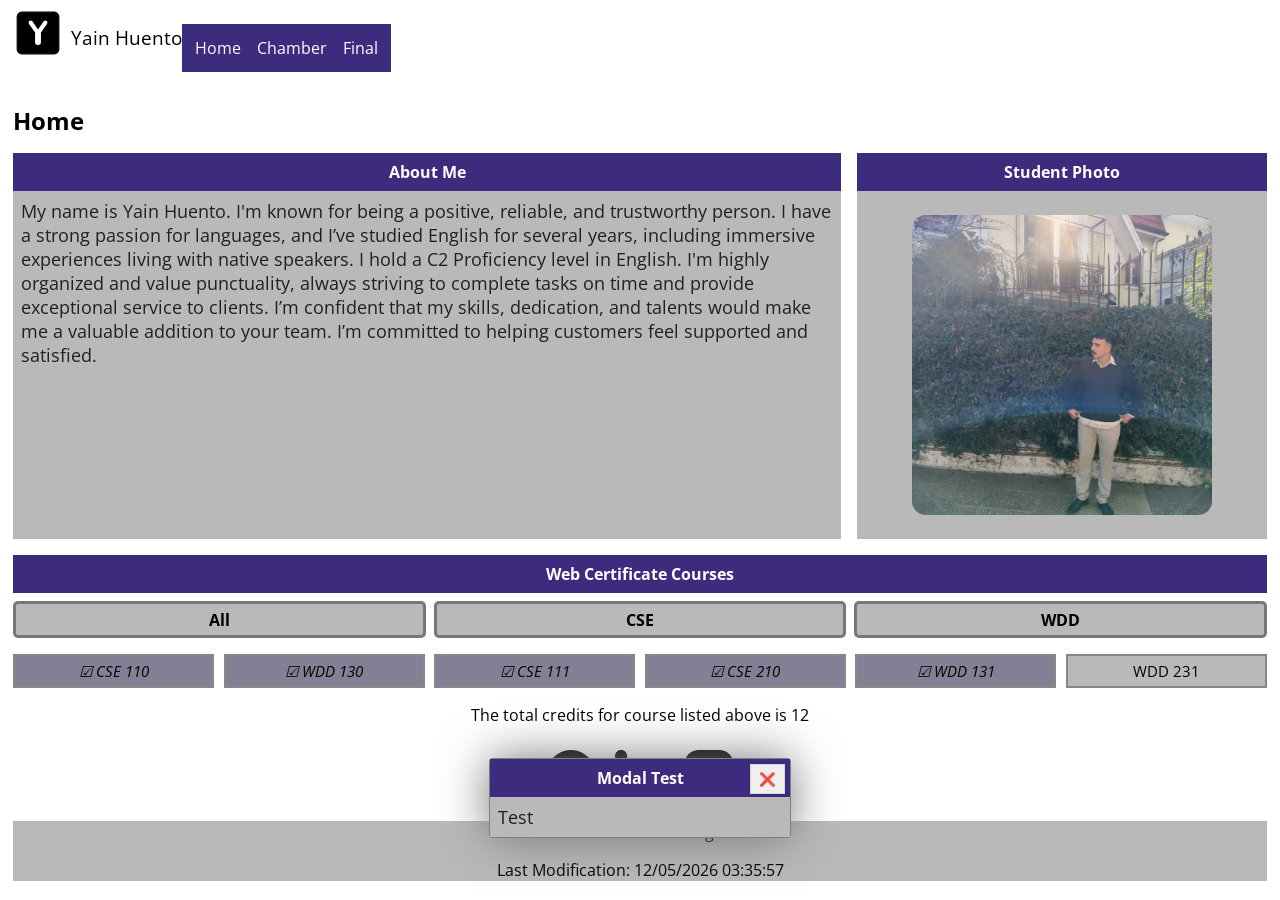
<file: index.html>
<!DOCTYPE html>
<html lang="en">

<head>
    <meta charset="UTF-8">
    <meta name="viewport" content="width=device-width, initial-scale=1.0">
    <title>WDD231 - Yain Huento</title>
    <meta name=description
        content="Home Page of Yain Huento, a reliable and dedicated professional from Buenos Aires with a passion for languages.">
    <meta name=author content="Yain Huento">
    <meta property="og-title" content="WDD231 - Yain Huento!">
    <meta property="og-description"
        content="Home Page of Yain Huento, a reliable and dedicated professional from Buenos Aires with a passion for languages!">
    <meta property="og-image" content="images/profile.jpg">
    <meta property="og-url" content="https://yainhue.github.io/wdd231/">
    <script src="scripts/navigation.js" defer></script>
    <script src="scripts/date.js" defer></script>
    <script src="scripts/courses.js" defer></script>
    <link rel="icon" href="images/favicon.ico">
    <link rel="stylesheet" href="styles/styles.css">
    <link rel="stylesheet" href="styles/styles-large.css">
    <link rel="preconnect" href="https://fonts.googleapis.com">
    <link rel="preconnect" href="https://fonts.gstatic.com" crossorigin>
    <link href="https://fonts.googleapis.com/css2?family=Open+Sans:ital,wght@0,300..800;1,300..800&display=swap"
        rel="stylesheet">
</head>

<body>
    <header>
        <div class="logo_wrapper">
            <div class="span_wrapper">
                <img src="images/logo.svg" alt="ALT PLACEHOLDER">
                <span id="site_name">Yain Huento</span>
            </div>
            <button class="hamburger_icon" aria-label="Open menu"></button>
        </div>
        <nav>
            <ul class="nav_list">
                <li><a href="#">Home</a></li>
                <li><a href="#">Chamber</a></li>
                <li><a href="#">Final</a></li>
            </ul>
            <a href="#"></a>
        </nav>
    </header>
    <main>
        <h1>Home</h1>
        <div class="main_grid">
            <section id="about_me">
                <h2>About Me</h2>
                <div class="section_content">
                    <p>My name is Yain Huento. I'm known for being a positive, reliable, and trustworthy person. I have
                        a strong passion for languages, and I’ve studied English for several years, including immersive
                        experiences living with native speakers. I hold a C2 Proficiency level in English. I'm highly
                        organized and value punctuality, always striving to complete tasks on time and provide
                        exceptional service to clients. I’m confident that my skills, dedication, and talents would make
                        me a valuable addition to your team. I’m committed to helping customers feel supported and
                        satisfied.</p>
                    <div class="filler"></div>
                </div>
            </section>
            <section id="student_photo">
                <h2>Student Photo</h2>
                <div class="section_content" id="photo_div">
                    <img src="images/profile.jpg" alt="Photo of the Student Yain Huento.">
                </div>
            </section>
            <section id="courses">
                <h2>Web Certificate Courses</h2>
                <div class="buttons_wrapper">
                    <button class="course_button" id="all_button">All</button>
                    <button class="course_button" id="cse_button">CSE</button>
                    <button class="course_button" id="wdd_button">WDD</button>
                </div>
                <div class="courses_wrapper">
                </div>
                <p id="total_credits">The total credits for course listed above is ???</p>
            </section>
        </div>
        <dialog id="course-details">
            <h2>Modal Test</h2><button>❌</button>
            <div id="course-details-content">
                <p>Test</p>
            </div>
        </dialog>
    </main>
    <footer>
        <div class="socials_wrapper">
            <a href="https://github.com/yainhue/wdd231">
                <img src="images/github.svg" alt="Github Icon">
            </a>
            <a href="https://www.linkedin.com/in/yain-huento/?locale=es">
                <img src="images/linkedin.svg" alt="Linkedin Icon">
            </a>
            <a href="https://www.instagram.com/yain_huent0/">
                <img src="images/instagram3.svg" alt="Instagram Icon">
            </a>
        </div>
        <div class="copyright_wrapper">
            <p id="currentyear">the copyright symbol and current year that are written dynamically using JavaScript
            </p>
            <p id="lastmod_date">the date the page was last modified using JavaScript</p>
        </div>
    </footer>
</body>

</html>
</file>
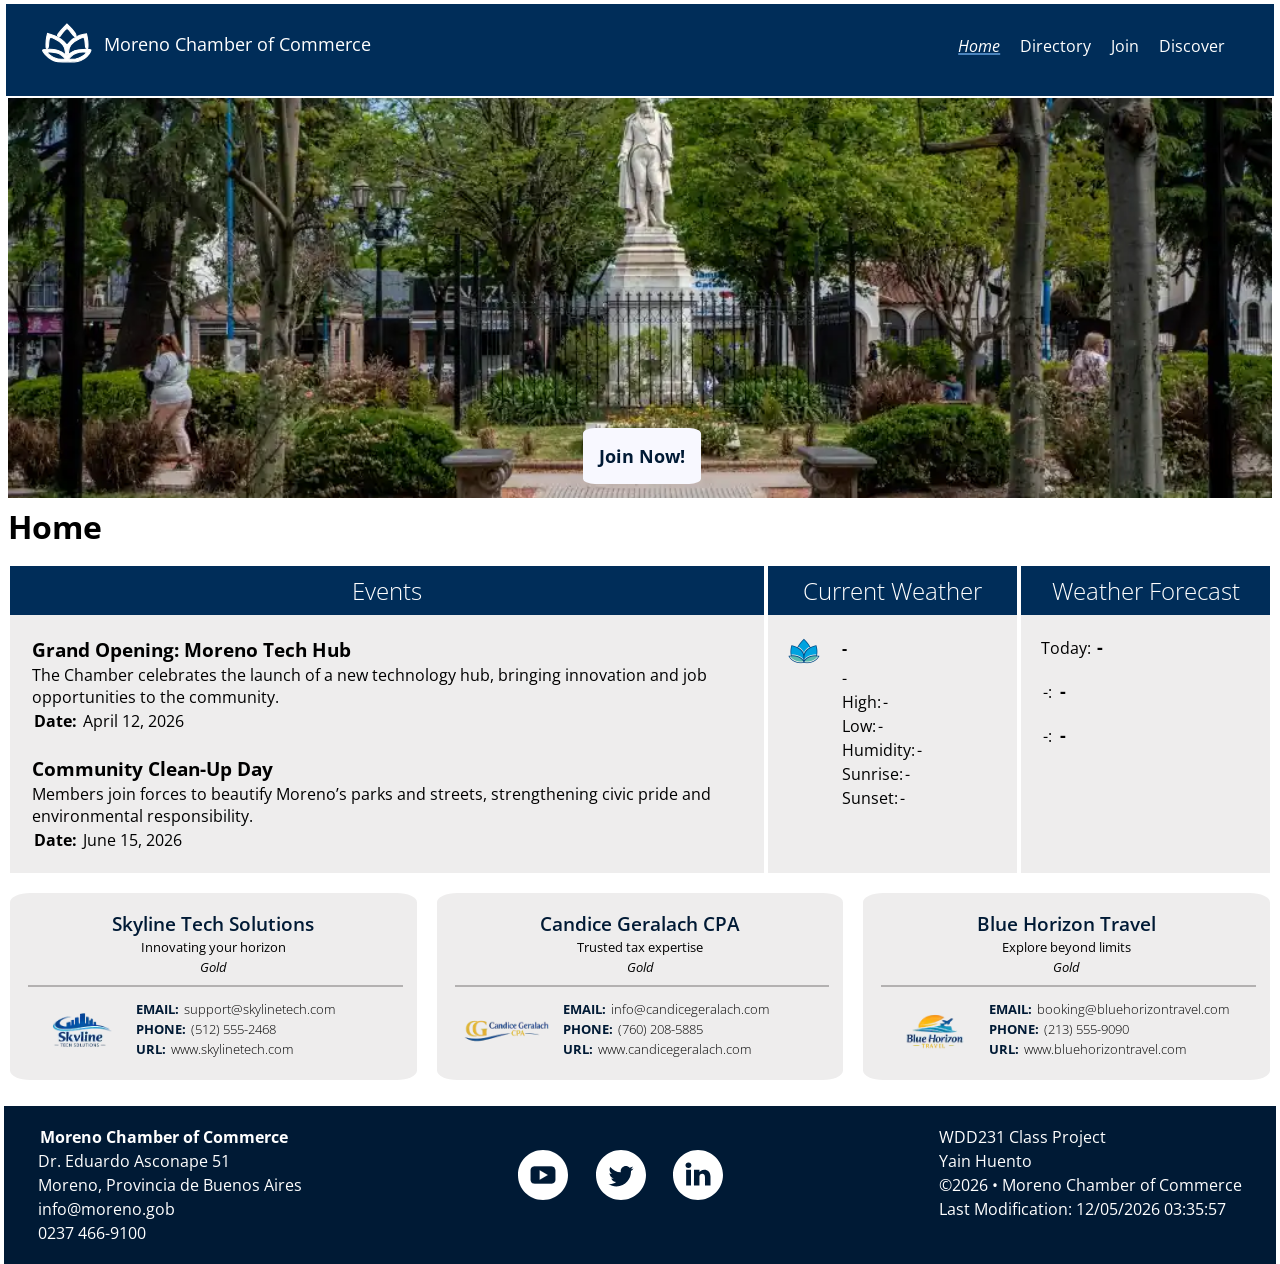
<file: chamber/index.html>
<!DOCTYPE html>
<html lang="en">

<head>
    <meta charset="UTF-8">
    <meta name="viewport" content="width=device-width, initial-scale=1.0">
    <title>Moreno Chamber of Commerce</title>
    <meta name=description
        content="Explore Moreno Chamber of Commerce Directory highlighting local businesses, contacts, and community growth">
    <meta name=author content="Yain Huento">
    <meta property="og:title" content="Moreno Chamber of Commerce Directory">
    <meta property="og:description"
        content="Explore Moreno Chamber Directory highlighting local businesses, contacts, and community growth">
    <meta property="og:image" content="https://yainhue.github.io/wdd231/chamber/images/ogimage.webp">
    <meta property="og:url" content="https://yainhue.github.io/wdd231/chamber/directory.html">
    <script src="scripts/navigation.js" defer></script>
    <script src="scripts/date.js" defer></script>
    <script src="scripts/members.js" defer></script>
    <script src="scripts/weather.js" defer></script>
    <link rel="icon" href="images/favicon.png">
    <link rel="stylesheet" href="styles/reset.css">
    <link rel="stylesheet" href="styles/small.css">
    <link rel="stylesheet" href="styles/medium.css">
    <link rel="stylesheet" href="styles/large.css">
    <link rel="preconnect" href="https://fonts.googleapis.com">
    <link rel="preconnect" href="https://fonts.gstatic.com" crossorigin>
    <link href="https://fonts.googleapis.com/css2?family=Open+Sans:ital,wght@0,300..800;1,300..800&display=swap"
        rel="stylesheet">
</head>

<body>
    <header class="header-nomargin">
        <div class="logo-wrapper">
            <div class="span-wrapper">
                <img src="images/logo.svg" alt="Logo of Moreno Chamber of Commerce" class="logo">
                <span id="site-name">Moreno Chamber of Commerce</span>
            </div>
            <button class="hamburger-icon" aria-label="Open menu"></button>
        </div>
        <nav id="base-nav">
            <ul class="nav-list">
                <li><a href="./index.html" id="active">Home</a></li>
                <li><a href="./directory.html">Directory</a></li>
                <li><a href="./join.html">Join</a></li>
                <li><a href="./discover.html">Discover</a></li>
            </ul>
            <a href="#"></a>
        </nav>
    </header>
    <main>
        <div class="hero-wrapper">
            <img src="images/hero.webp" alt="Urban park with central statue" class="hero-img">
            <button aria-label="Join Now!" class="cta-button">Join Now!</button>
        </div>
        <h1>Home</h1>
        <div class="cards-flex">
            <div class="card-wrapper" id="events-wrapper"> <!--Events-->
                <h2 class="card-h2">Events</h2>
                <div class="events-contents">
                    <div class="event-info">
                        <h3>Grand Opening: Moreno Tech Hub</h3>
                        <p>The Chamber celebrates the launch of a new technology hub, bringing innovation and job
                            opportunities to the community.</p>
                        <p><strong>Date:</strong> April 12, 2026</p>
                    </div>
                    <div class="event-info">
                        <h3>Community Clean-Up Day</h3>
                        <p>Members join forces to beautify Moreno’s parks and streets, strengthening civic pride and
                            environmental responsibility.</p>
                        <p><strong>Date:</strong> June 15, 2026</p>
                    </div>
                    <!-- <div class="event-info">
                        <h3>Small Business Workshop Series</h3>
                        <p>Free training sessions hosted by the Chamber to help small business owners improve marketing,
                            finance, and digital skills.</p>
                        <p><strong>Date:</strong> July 20, 2026</p>
                    </div> -->
                </div>
            </div>
            <div class="card-wrapper" id="current-wrapper"> <!-- Current Weather-->
                <h2 class="card-h2">Current Weather</h2>
                <div class="current-weather-contents">
                    <img src="images/favicon.png" alt="Chamber of Commerce of Moreno" id="weather-icon">
                    <div class="current-weather-data">
                        <p id="weather-temp">-</p>
                        <p id="weather-desc">-</p>
                        <p>High:<span id="weather-high">-</span></p>
                        <p>Low:<span id="weather-low">-</span></p>
                        <p>Humidity:<span id="weather-humi">-</span></p>
                        <p>Sunrise:<span id="weather-sunrise">-</span></p>
                        <p>Sunset:<span id="weather-sunset">-</span></p>
                    </div>
                </div>
            </div>
            <div class="card-wrapper" id="forecast-wrapper"> <!--Weather Forecast-->
                <h2 class="card-h2">Weather Forecast</h2>
                <div class="weather-forecast-contents">
                    <p>Today: <span id="weather-day1-temp">-</span></p>
                    <p><span id="weather-day2">-: </span><span id="weather-day2-temp">-</span></p>
                    <p><span id="weather-day3">-: </span><span id="weather-day3-temp">-</span></p>
                </div>
            </div>
        </div>
        <div class="business-wrapper"> <!--Spotlights-->
        </div>
    </main>
    <footer>
        <div class="footer-contact">
            <p><strong>Moreno Chamber of Commerce</strong></p>
            <p>Dr. Eduardo Asconape 51</p>
            <p>Moreno, Provincia de Buenos Aires</p>
            <p>info@moreno.gob</p>
            <p>0237 466-9100</p>
        </div>
        <div class="socials-wrapper">
            <a href="#">
                <img src="images/youtube.svg" alt="Youtube Icon">
            </a>
            <a href="#">
                <img src="images/twitter.svg" alt="Twitter Icon">
            </a>
            <a href="#">
                <img src="images/linkedin.svg" alt="Linkedin Icon">
            </a>
        </div>
        <div class="copyright-wrapper">
            <p>WDD231 Class Project</p>
            <p>Yain Huento</p>
            <p id="currentyear">currentyear</p>
            <p id="lastmod-date">lastmod-date</p>
        </div>
    </footer>
</body>

</html>
</file>
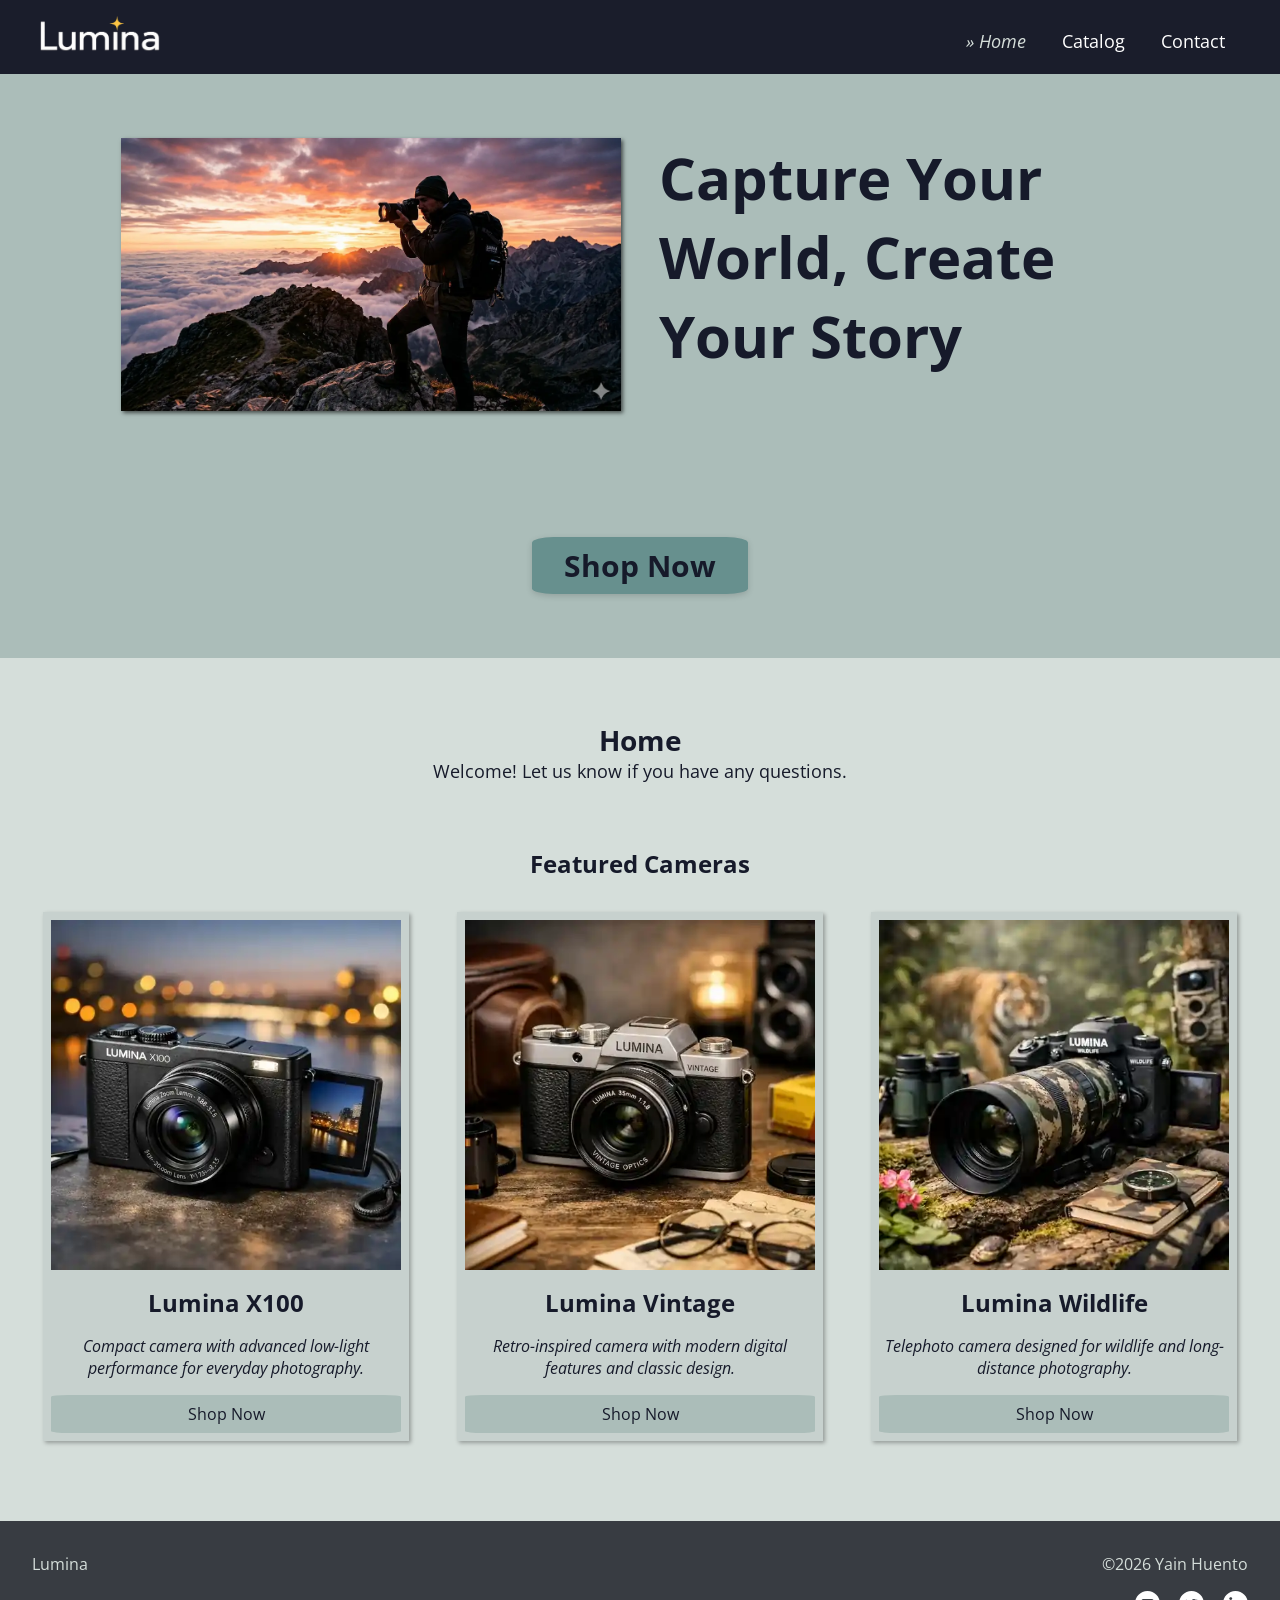
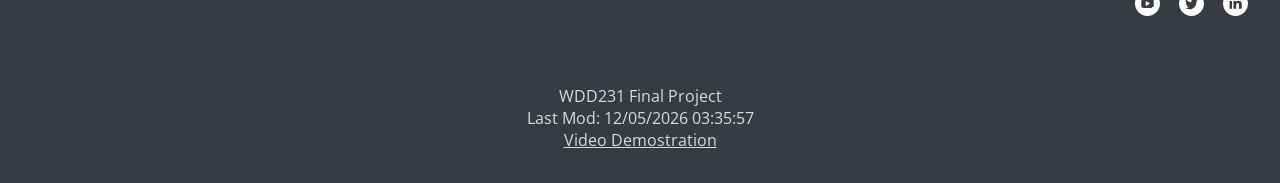
<file: final/index.html>
<!DOCTYPE html>
<html lang="en">

<head>
    <meta charset="UTF-8">
    <meta name="viewport" content="width=device-width, initial-scale=1.0">
    <title>Lumina Homepage</title>
    <meta name="author" content="Yain Huento">
    <meta name="description"
        content="Explore Lumina cameras designed for professionals and adventurers, delivering stunning photos, videos, and creative freedom.">
    <meta property="og:title" content="Lumina Homepage">
    <meta property="og:description"
        content="Discover Lumina cameras and create your story with stunning photos and videos.">
    <meta property="og:image" content="https://yainhue.github.io/wdd231/final/images/hero.webp">
    <meta property="og:type" content="website">
    <meta property="og:url" content="https://yainhue.github.io/wdd231/final/">
    <script type="module" src="scripts/index.mjs"></script>
    <link rel="stylesheet" href="styles/small.css">
    <link rel="stylesheet" href="styles/large.css">
    <link rel="preconnect" href="https://fonts.googleapis.com">
    <link rel="preconnect" href="https://fonts.gstatic.com" crossorigin>
    <link href="https://fonts.googleapis.com/css2?family=Open+Sans:ital,wght@0,300..800;1,300..800&display=swap"
        rel="stylesheet">
    <link rel="icon" href="images/favicon.ico">
</head>

<body>
    <header>
        <div class="logo-wrapper">
            <div class="span-wrapper">
                <img src="images/logo.png" alt="Logo of Lumina" class="logo">
            </div>
            <button class="hamburger-icon" aria-label="Open menu"></button>
        </div>
        <nav id="base-nav">
            <ul class="nav-list">
                <li><a href="./index.html" id="active">Home</a></li>
                <li><a href="./catalog.html">Catalog</a></li>
                <li><a href="./contact.html">Contact</a></li>
            </ul>
        </nav>
    </header>
    <main>
        <div class="hero-div">
            <div class="tagline-div">
                <img src="images/hero.webp" alt="Photographer on mountain peak at sunrise">
                <h2>Capture Your World, Create Your Story</h2>
            </div>
            <!-- <button class="cta-button">Shop Now</button> -->
            <a class="cta-button" href="catalog.html">Shop Now</a>
        </div>
        <h1>Home</h1>
        <p class="welcome-msg">...</p>
        <h2 id="main-h2">Featured Cameras</h2>
        <div class="showcase-div">
            <div class="product-div">
                <img src="images/produto1.webp" alt="A photo of Lumina X100" loading="lazy">
                <div class="product-info">
                    <h3>Lumina X100</h3>
                    <p><em>Compact camera with advanced low-light performance for everyday photography.</em></p>
                    <a class="product-btn" href="catalog.html">Shop Now</a>
                </div>
            </div>
            <div class="product-div">
                <img src="images/produto8.webp" alt="A photo of Lumina Vintage" loading="lazy">
                <div class="product-info">
                    <h3>Lumina Vintage</h3>
                    <p><em>Retro-inspired camera with modern digital features and classic design.</em></p>
                    <a class="product-btn" href="catalog.html">Shop Now</a>
                </div>
            </div>
            <div class="product-div">
                <img src="images/produto11.webp" alt="A photo of Lumina Wildlife" loading="lazy">
                <div class="product-info">
                    <h3>Lumina Wildlife</h3>
                    <p><em>Telephoto camera designed for wildlife and long-distance photography.</em></p>
                    <a class="product-btn" href="catalog.html">Shop Now</a>
                </div>
            </div>
        </div>
    </main>
    <footer>
        <div class="copyright-wrapper">
            <p>Lumina</p>
            <p id="currentyear">currentyear</p>
        </div>
        <div class="socials-wrapper">
            <a href="#">
                <img src="images/youtube.svg" alt="Youtube Icon">
            </a>
            <a href="#">
                <img src="images/twitter.svg" alt="Twitter Icon">
            </a>
            <a href="#">
                <img src="images/linkedin.svg" alt="Linkedin Icon">
            </a>
        </div>
        <div class="class-details">
            <p>WDD231 Final Project</p>
            <p id="lastmod-date">lastmod-date</p>
            <a href="https://www.youtube.com/watch?v=oQyh8R2tDM8">Video Demostration</a>
        </div>
    </footer>
</body>

</html>
</file>
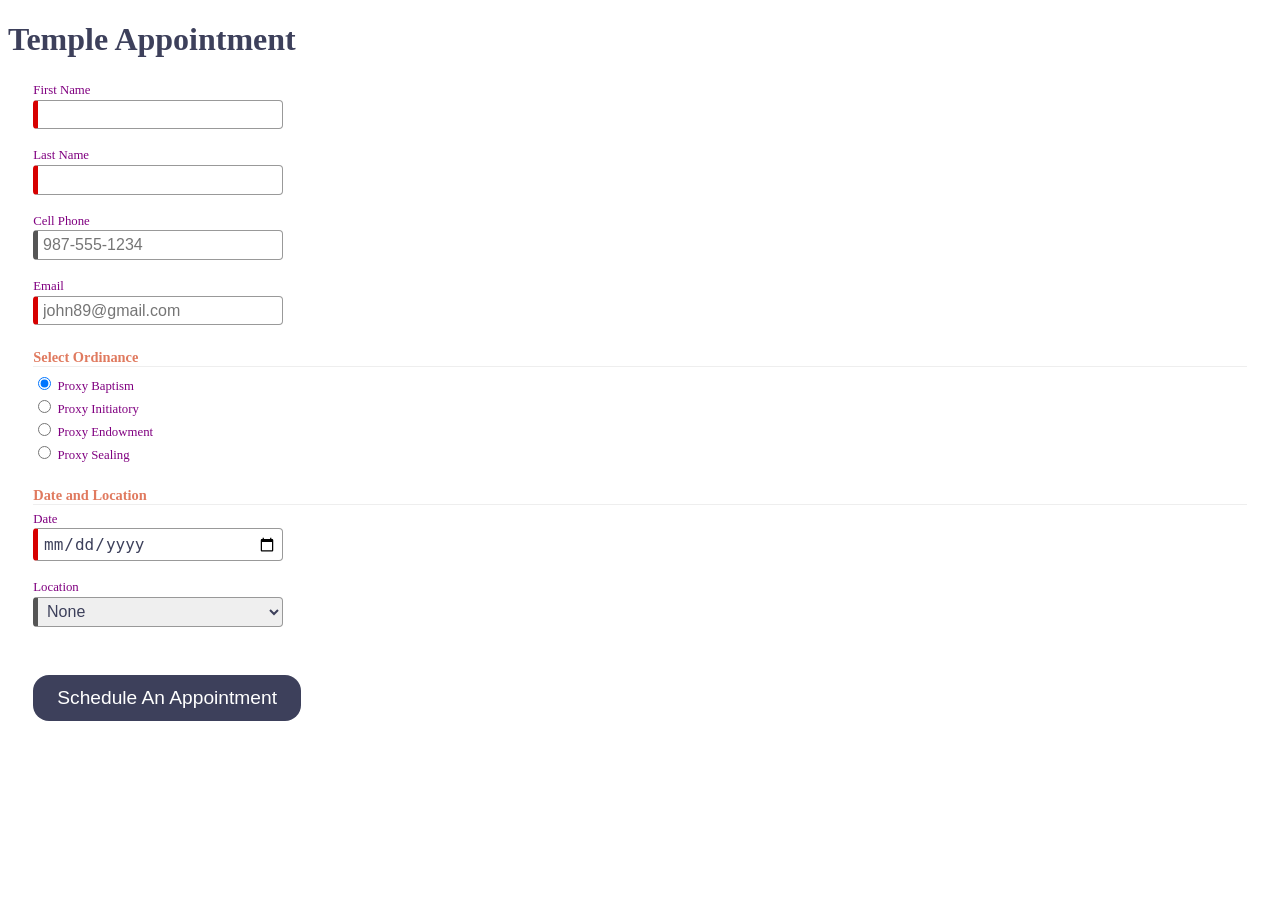
<file: week03/startHere/index.html>
<!DOCTYPE html>
<html lang="en">

<head>
  <meta charset="UTF-8">
  <meta name="viewport" content="width=device-width, initial-scale=1.0">
  <meta name="description" content="Web Lab Start File">
  <meta name="author" content="Paul Cheney">

  <link rel="stylesheet" href="styles/small.css">
  <link rel="stylesheet" href="styles/large.css">

  <title>Web Lab Start File</title>
</head>

<body>

  <main>
    <h1>Temple Appointment</h1>

    <form method="GET" action="thanks.html" class="designOne">
      <label>First Name <input type="text" name="first" required autocomplete="given-name"
          title="Your First Name"></label>
      <label>Last Name <input type="text" name="last" required autocomplete="family-name"
          title="Your Last Name"></label>
      <label>Cell Phone <input type="tel" name="phone" autocomplete="tel" title="A Phone Number with dashes"
          placeholder="987-555-1234"></label>
      <label>Email <input type="email" name="email" required placeholder="john89@gmail.com" title="Your Email"
          autocomplete="email"></label>


      <h3>Select Ordinance</h3>
      <label><input type="radio" name="ordinance" value="Baptism" checked> Proxy Baptism</label>
      <label><input type="radio" name="ordinance" value="Initiatory"> Proxy Initiatory</label>
      <label><input type="radio" name="ordinance" value="Endowment"> Proxy Endowment</label>
      <label><input type="radio" name="ordinance" value="Sealing"> Proxy Sealing</label>


      <h3>Date and Location</h3>
      <label>Date <input type="date" name="date" required></label>

      <label>Location
        <select name="location" required>
          <option value="">None</option>
          <option value="Payson">Payson</option>
          <option value="Orem">Orem</option>
          <option value="Provo City Center">Provo City Center</option>
      </label>

      <input type="submit" value="Schedule An Appointment">
    </form>


  </main>

</body>

</html>
</file>
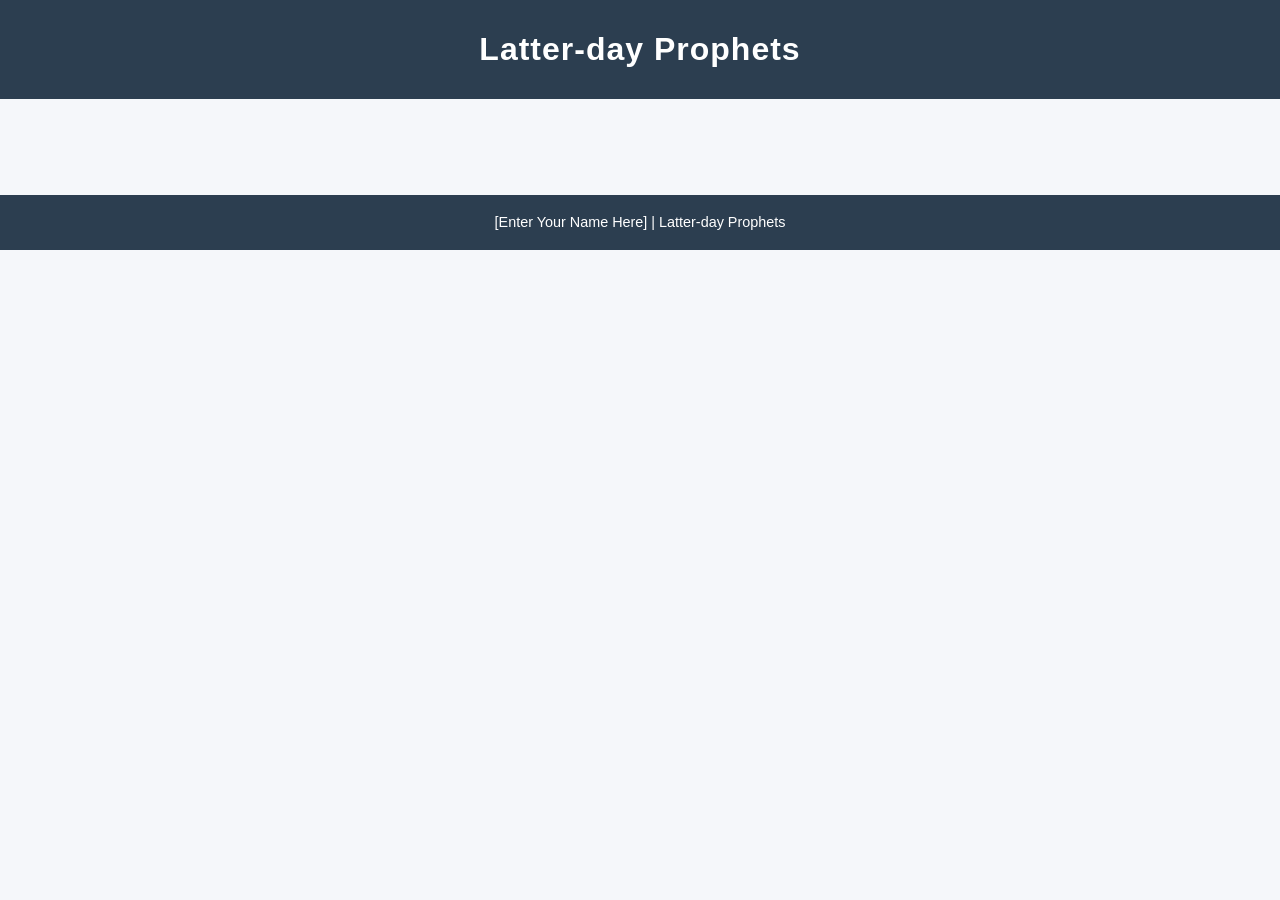
<file: prophets.html>
<!DOCTYPE html>
<html lang="en">

<head>
    <meta charset="UTF-8">
    <meta name="viewport" content="width=device-width, initial-scale=1.0">
    <title>API Prophets - W02</title>
    <meta name=description content="Home Page of LDS Prophets.">
    <meta name=author content="Yain Huento">
    <script src="scripts/prophets.js" defer></script>
    <link rel="icon" href="images/favicon.ico">
    <link rel="stylesheet" href="styles/prophets.css">
</head>

<body>
    <header>
        <h1>Latter-day Prophets</h1>
    </header>
    <main>
        <div id="cards"></div>
    </main>
    <footer>
        [Enter Your Name Here] | Latter-day Prophets
    </footer>
</body>

</html>
</file>
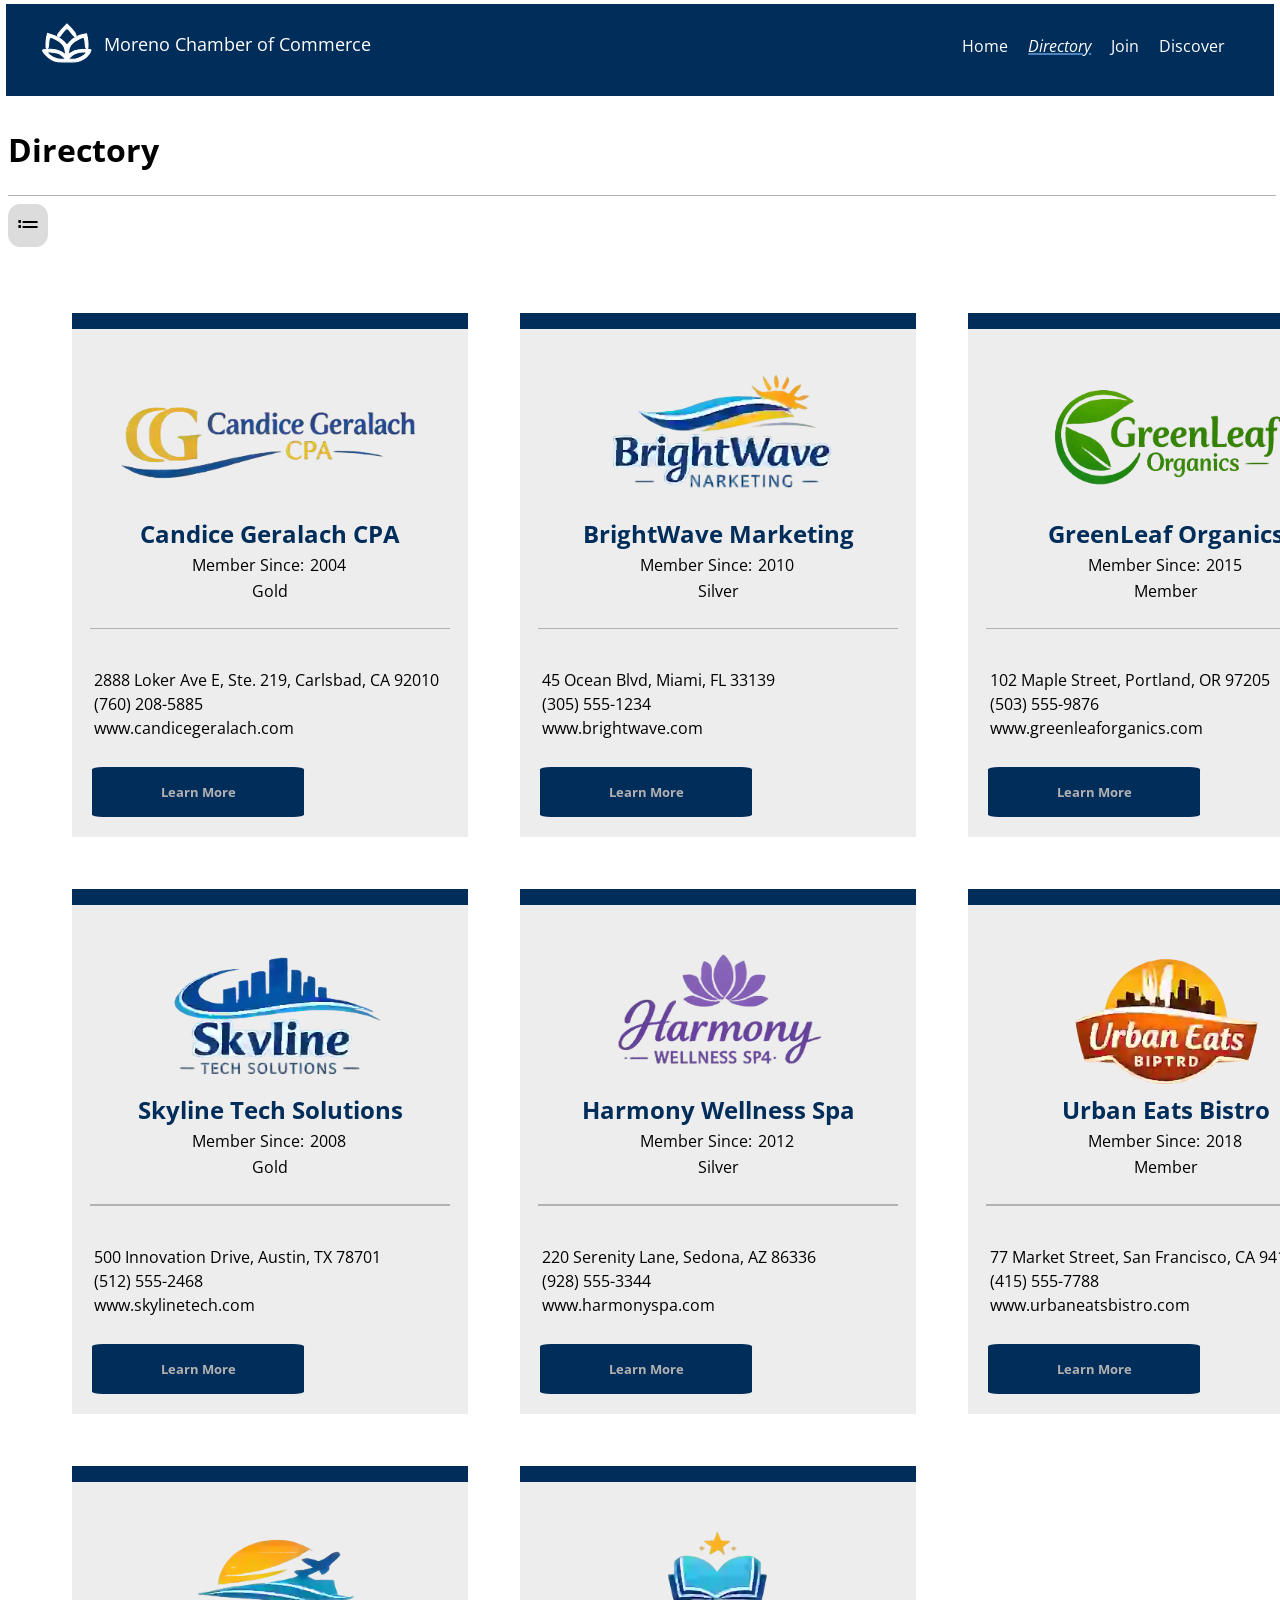
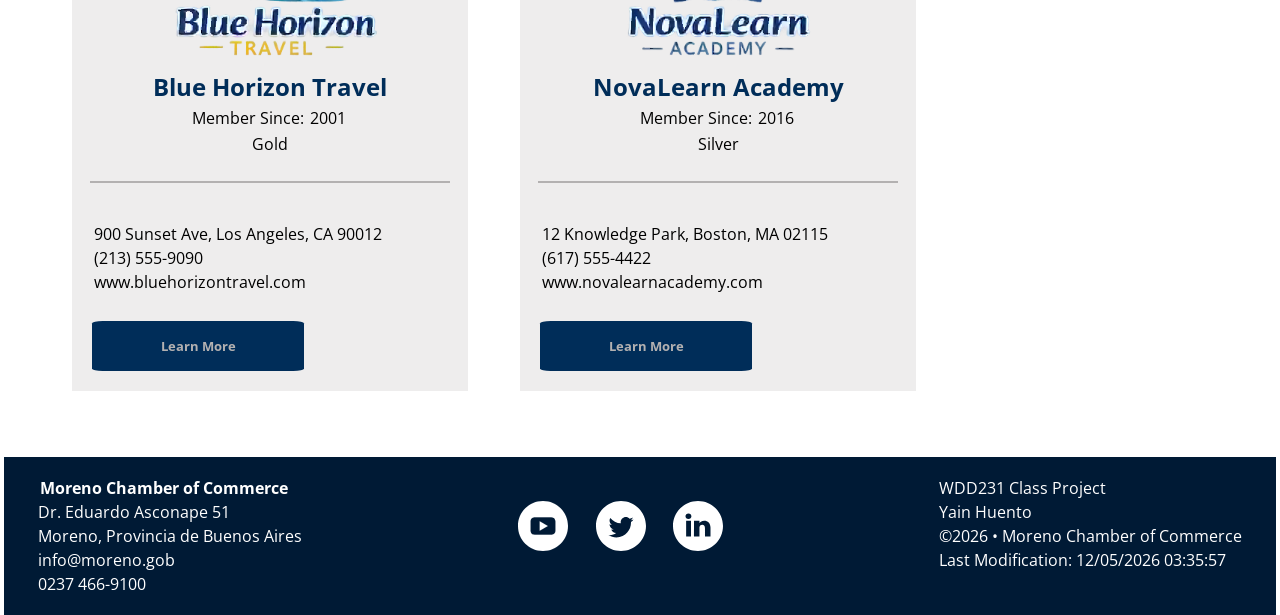
<file: chamber/directory.html>
<!DOCTYPE html>
<html lang="en">

<head>
    <meta charset="UTF-8">
    <meta name="viewport" content="width=device-width, initial-scale=1.0">
    <title>Moreno Chamber of Commerce</title>
    <meta name=description
        content="Explore Moreno Chamber of Commerce Directory highlighting local businesses, contacts, and community growth">
    <meta name=author content="Yain Huento">
    <meta property="og:title" content="Moreno Chamber of Commerce Directory">
    <meta property="og:description"
        content="Explore Moreno Chamber Directory highlighting local businesses, contacts, and community growth">
    <meta property="og:image" content="https://yainhue.github.io/wdd231/chamber/images/ogimage.webp">
    <meta property="og:url" content="https://yainhue.github.io/wdd231/chamber/directory.html">
    <script src="scripts/navigation.js" defer></script>
    <script src="scripts/date.js" defer></script>
    <script src="scripts/members.js" defer></script>
    <link rel="icon" href="images/favicon.png">
    <link rel="stylesheet" href="styles/reset.css">
    <link rel="stylesheet" href="styles/small.css">
    <link rel="stylesheet" href="styles/medium.css">
    <link rel="stylesheet" href="styles/large.css">
    <link rel="preconnect" href="https://fonts.googleapis.com">
    <link rel="preconnect" href="https://fonts.gstatic.com" crossorigin>
    <link href="https://fonts.googleapis.com/css2?family=Open+Sans:ital,wght@0,300..800;1,300..800&display=swap"
        rel="stylesheet">
</head>

<body>
    <header class="header-nomargin">
        <div class="logo-wrapper">
            <div class="span-wrapper">
                <img src="images/logo.svg" alt="Logo of Moreno Chamber of Commerce" class="logo">
                <span id="site-name">Moreno Chamber of Commerce</span>
            </div>
            <button class="hamburger-icon" aria-label="Open menu"></button>
        </div>
        <nav id="base-nav">
            <ul class="nav-list">
                <li><a href="./index.html">Home</a></li>
                <li><a href="./directory.html" id="active">Directory</a></li>
                <li><a href="./join.html">Join</a></li>
                <li><a href="./discover.html">Discover</a></li>
            </ul>
            <a href="#"></a>
        </nav>
    </header>
    <main>
        <h1 class="h1-directory">Directory</h1>
        <div class="card-separator"></div>
        <button class="toggle-view" aria-label="Toggle member view"></button>
        <div class="main-grid">
        </div>
    </main>
    <footer>
        <div class="footer-contact">
            <p><strong>Moreno Chamber of Commerce</strong></p>
            <p>Dr. Eduardo Asconape 51</p>
            <p>Moreno, Provincia de Buenos Aires</p>
            <p>info@moreno.gob</p>
            <p>0237 466-9100</p>
        </div>
        <div class="socials-wrapper">
            <a href="#">
                <img src="images/youtube.svg" alt="Youtube Icon">
            </a>
            <a href="#">
                <img src="images/twitter.svg" alt="Twitter Icon">
            </a>
            <a href="#">
                <img src="images/linkedin.svg" alt="Linkedin Icon">
            </a>
        </div>
        <div class="copyright-wrapper">
            <p>WDD231 Class Project</p>
            <p>Yain Huento</p>
            <p id="currentyear">currentyear</p>
            <p id="lastmod-date">lastmod-date</p>
        </div>
    </footer>
</body>

</html>
</file>
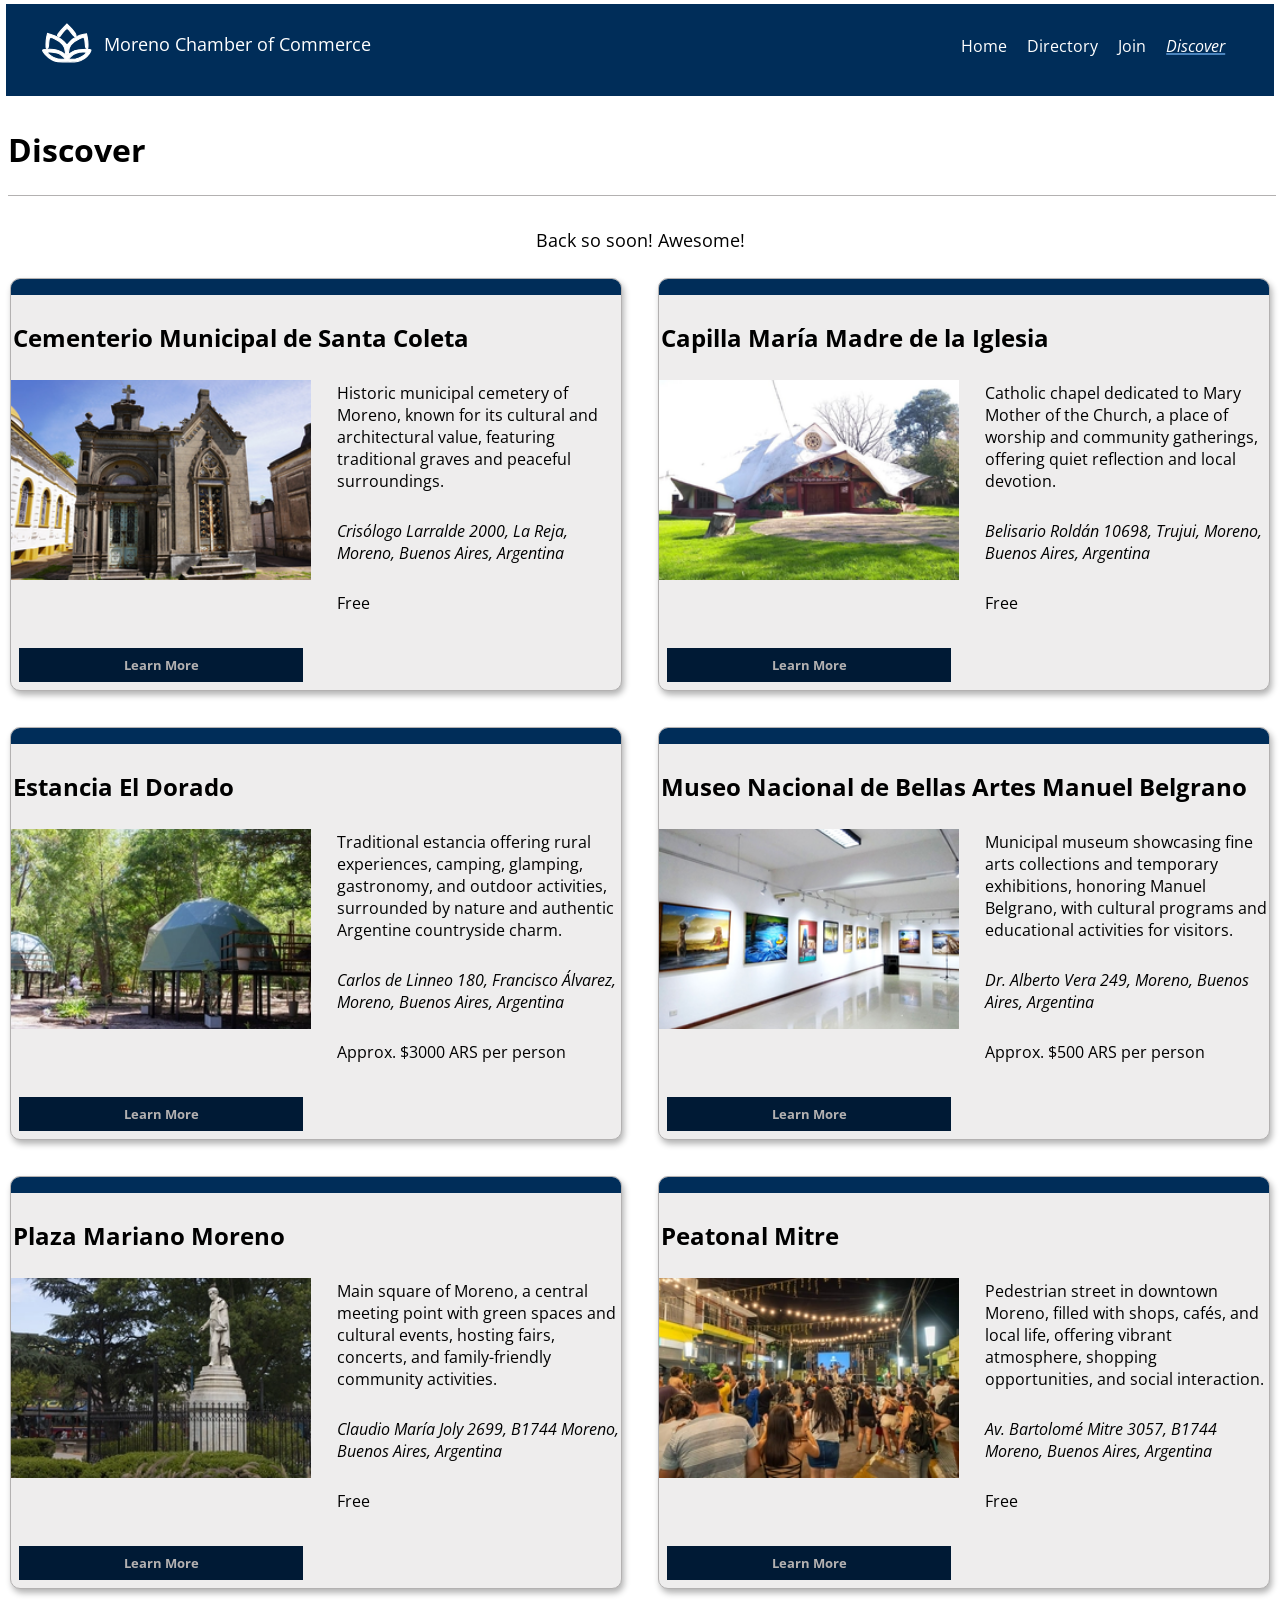
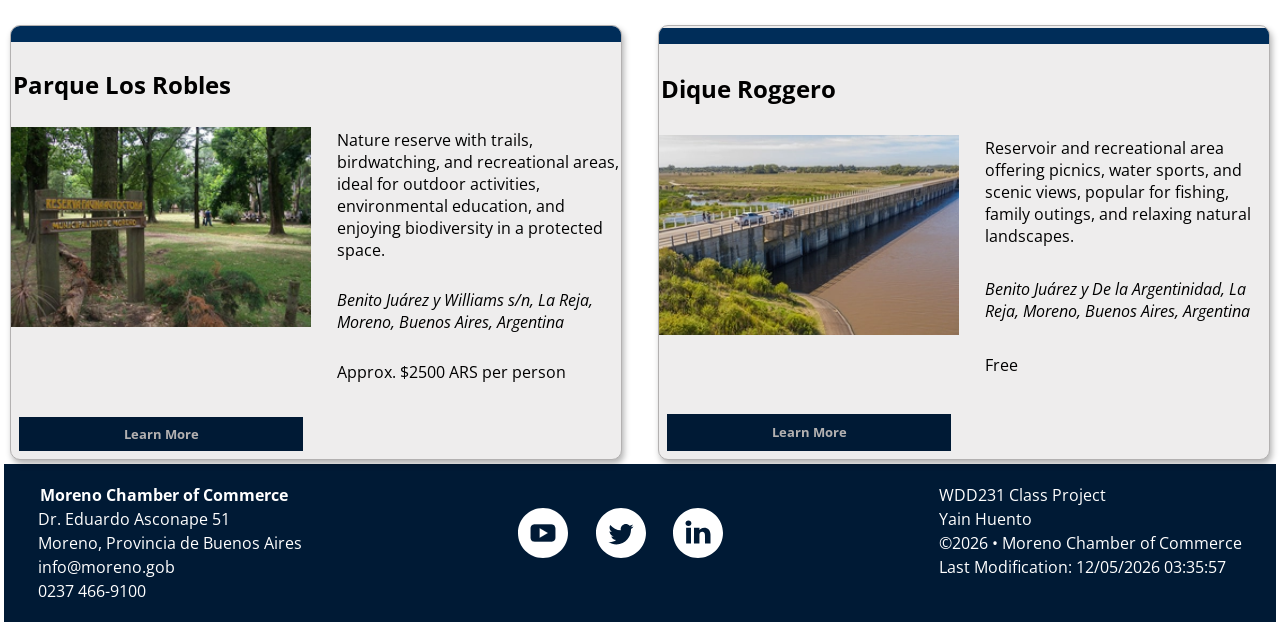
<file: chamber/discover.html>
<!DOCTYPE html>
<html lang="en">

<head>
    <meta charset="UTF-8">
    <meta name="viewport" content="width=device-width, initial-scale=1.0">
    <title>Discover Moreno Chamber of Commerce</title>
    <meta name=description
        content="Discover the Moreno Chamber of Commerce, highlighting local businesses, contacts, and community growth">
    <meta name=author content="Yain Huento">
    <meta property="og:title" content="Discover Moreno Chamber of Commerce">
    <meta property="og:description"
        content="Explore Moreno Chamber Directory highlighting local businesses, contacts, and community growth">
    <meta property="og:image" content="https://yainhue.github.io/wdd231/chamber/images/ogimage.webp">
    <meta property="og:url" content="https://yainhue.github.io/wdd231/chamber/directory.html">
    <script src="scripts/navigation.js" defer></script>
    <script src="scripts/date.js" defer></script>
    <script src="scripts/visit.js" defer></script>
    <script src="scripts/placescript.js" type="module"></script>
    <link rel="icon" href="images/favicon.png">
    <link rel="stylesheet" href="styles/reset.css">
    <link rel="stylesheet" href="styles/small.css">
    <link rel="stylesheet" href="styles/medium.css">
    <link rel="stylesheet" href="styles/large.css">
    <link rel="preconnect" href="https://fonts.googleapis.com">
    <link rel="preconnect" href="https://fonts.gstatic.com" crossorigin>
    <link href="https://fonts.googleapis.com/css2?family=Open+Sans:ital,wght@0,300..800;1,300..800&display=swap"
        rel="stylesheet">
</head>

<body>
    <header class="header-nomargin">
        <div class="logo-wrapper">
            <div class="span-wrapper">
                <img src="images/logo.svg" alt="Logo of Moreno Chamber of Commerce" class="logo">
                <span id="site-name">Moreno Chamber of Commerce</span>
            </div>
            <button class="hamburger-icon" aria-label="Open menu"></button>
        </div>
        <nav id="base-nav">
            <ul class="nav-list">
                <li><a href="./index.html">Home</a></li>
                <li><a href="./directory.html">Directory</a></li>
                <li><a href="./join.html">Join</a></li>
                <li><a href="./discover.html" id="active">Discover</a></li>
            </ul>
            <a href="#"></a>
        </nav>
    </header>
    <main>
        <h1 class="h1-directory">Discover</h1>
        <div class="card-separator" id="first-separator"></div>
        <p class="welcome-msg">...</p>
        <div class="grid-area">
        </div>

    </main>
    <footer>
        <div class="footer-contact">
            <p><strong>Moreno Chamber of Commerce</strong></p>
            <p>Dr. Eduardo Asconape 51</p>
            <p>Moreno, Provincia de Buenos Aires</p>
            <p>info@moreno.gob</p>
            <p>0237 466-9100</p>
        </div>
        <div class="socials-wrapper">
            <a href="#">
                <img src="images/youtube.svg" alt="Youtube Icon">
            </a>
            <a href="#">
                <img src="images/twitter.svg" alt="Twitter Icon">
            </a>
            <a href="#">
                <img src="images/linkedin.svg" alt="Linkedin Icon">
            </a>
        </div>
        <div class="copyright-wrapper">
            <p>WDD231 Class Project</p>
            <p>Yain Huento</p>
            <p id="currentyear">currentyear</p>
            <p id="lastmod-date">lastmod-date</p>
        </div>
    </footer>
</body>

</html>
</file>
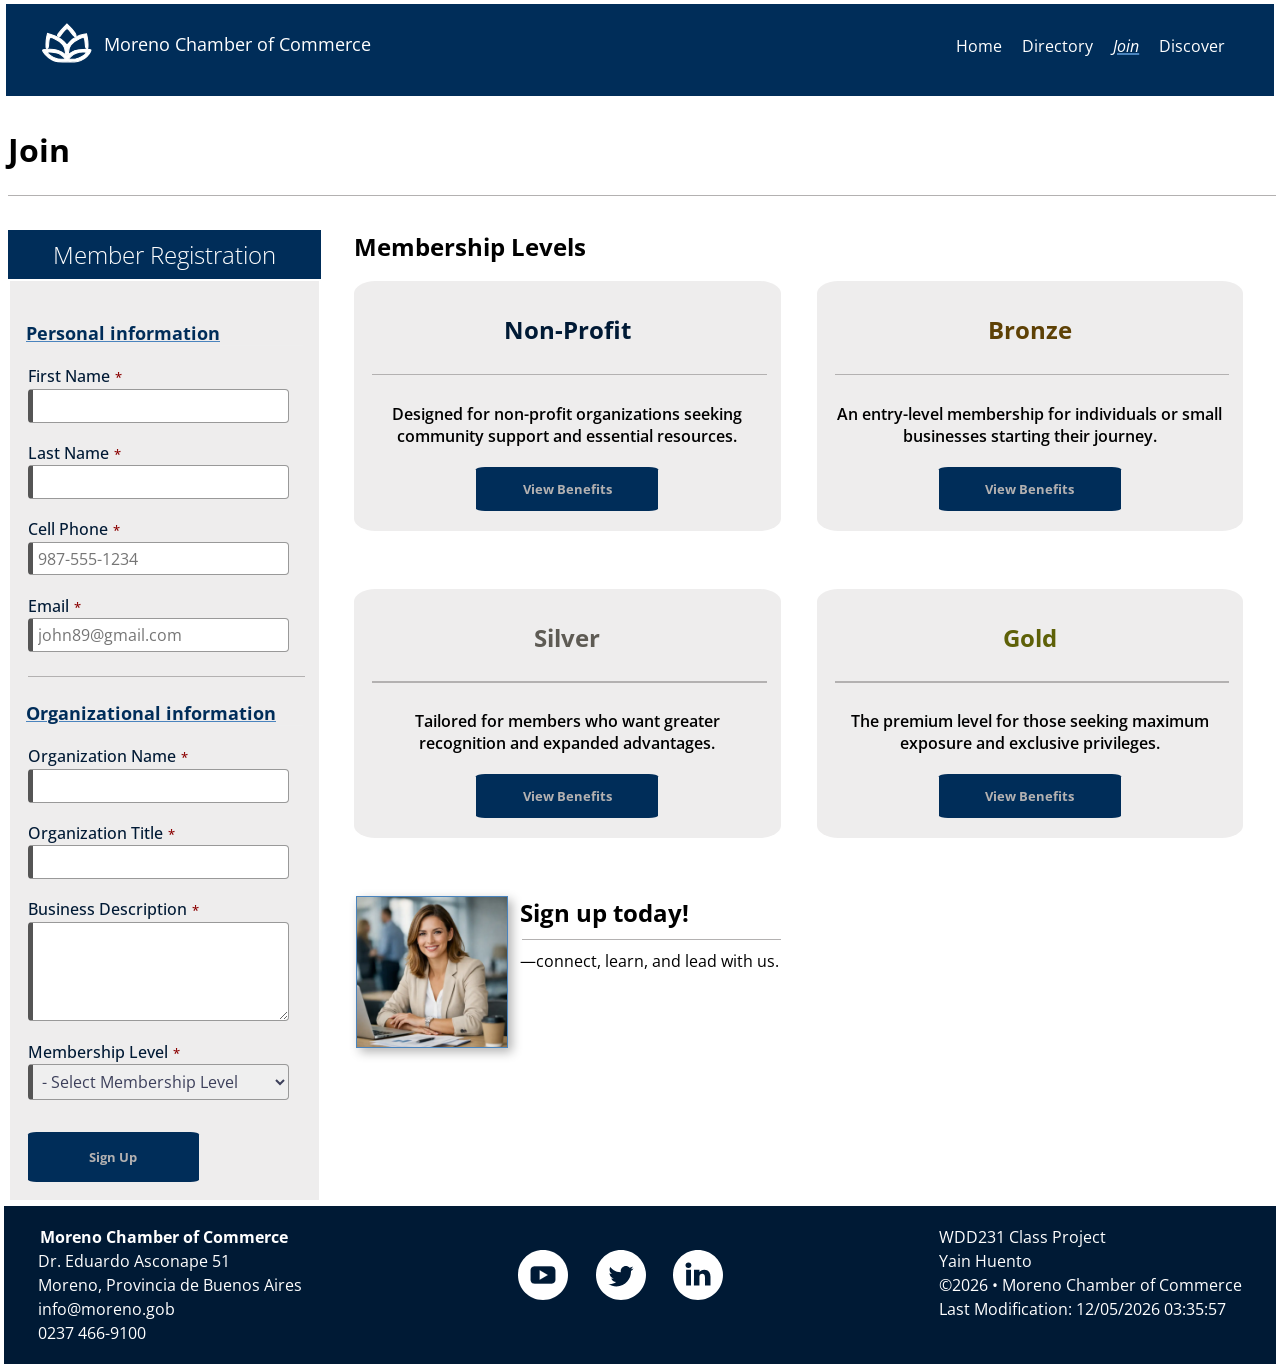
<file: chamber/join.html>
<!DOCTYPE html>
<html lang="en">

<head>
    <meta charset="UTF-8">
    <meta name="viewport" content="width=device-width, initial-scale=1.0">
    <title>Join Moreno Chamber of Commerce</title>
    <meta name=description
        content="Join Moreno Chamber of Commerce, be part of the local businesses, experience the community growth">
    <meta name=author content="Yain Huento">
    <meta property="og:title" content="Join the Moreno Chamber of Commerce">
    <meta property="og:description"
        content="Join Moreno Chamber of Commerce, be part of the local businesses, experience the community growth">
    <meta property="og:image" content="https://yainhue.github.io/wdd231/chamber/images/ogimage.webp">
    <meta property="og:url" content="https://yainhue.github.io/wdd231/chamber/directory.html">
    <script src="scripts/navigation.js" defer></script>
    <script src="scripts/date.js" defer></script>
    <script src="scripts/form.js" defer></script>
    <script src="scripts/modals.js" defer></script>
    <link rel="icon" href="images/favicon.png">
    <link rel="stylesheet" href="styles/reset.css">
    <link rel="stylesheet" href="styles/small.css">
    <link rel="stylesheet" href="styles/medium.css">
    <link rel="stylesheet" href="styles/large.css">
    <link rel="preconnect" href="https://fonts.googleapis.com">
    <link rel="preconnect" href="https://fonts.gstatic.com" crossorigin>
    <link href="https://fonts.googleapis.com/css2?family=Open+Sans:ital,wght@0,300..800;1,300..800&display=swap"
        rel="stylesheet">
</head>

<body>
    <header class="header-nomargin">
        <div class="logo-wrapper">
            <div class="span-wrapper">
                <img src="images/logo.svg" alt="Logo of Moreno Chamber of Commerce" class="logo">
                <span id="site-name">Moreno Chamber of Commerce</span>
            </div>
            <button class="hamburger-icon" aria-label="Open menu"></button>
        </div>
        <nav id="base-nav">
            <ul class="nav-list">
                <li><a href="./index.html">Home</a></li>
                <li><a href="./directory.html">Directory</a></li>
                <li><a href="./join.html" id="active">Join</a></li>
                <li><a href="./discover.html">Discover</a></li>
            </ul>
            <a href="#"></a>
        </nav>
    </header>
    <main>
        <h1 class="h1-directory">Join</h1>
        <div class="card-separator" id="first-separator"></div>
        <div class="main-grid-join">
            <div class="form-wrapper">
                <h2>Member Registration</h2>
                <form method="get" action="thankyou.html" id="form">
                    <input type="hidden" id="timestamp" name="timestamp">
                    <h3>Personal information</h3>
                    <label>First Name<span class="required"> *</span><input type="text" name="first" required
                            autocomplete="given-name" title="Your First Name"></label>
                    <label>Last Name<span class="required"> *</span><input type="text" name="last" required
                            autocomplete="family-name" title="Your Last Name"></label>
                    <label>Cell Phone<span class="required"> *</span><input type="tel" name="phone" autocomplete="tel"
                            title="A Phone Number with dashes" placeholder="987-555-1234" required></label>
                    <label>Email<span class="required"> *</span><input type="email" name="email" required
                            placeholder="john89@gmail.com" title="Your Email" autocomplete="email"></label>

                    <div class="card-separator"></div>

                    <h3>Organizational information</h3>
                    <label>Organization Name<span class="required"> *</span><input type="text" name="org-name" required
                            autocomplete="organization" title="Your Organization Name"></label>
                    <label>Organization Title<span class="required"> *</span><input type="text" name="org-title"
                            required autocomplete="organization-title"
                            title="Only letters, hyphens, and spaces, minimum 7 characters."
                            pattern="^[A-Za-z\- ]{7,}$"></label>
                    <label>Business Description<span class="required"> *</span>
                        <textarea id="business-description" name="business-description" rows="4"
                            title="Business Description" required></textarea></label>

                    <label>Membership Level<span class="required"> *</span>
                        <select id="membership-lvl" name="membership-lvl" required>
                            <option value="" disabled selected>- Select Membership Level</option>
                            <option value="np">Non-Profit</option>
                            <option value="bronze">Bronze</option>
                            <option value="silver">Silver</option>
                            <option value="gold">Gold</option>
                        </select></label>

                    <input type="submit" value="Sign Up">

                </form>
            </div>
            <div class="membership-wrapper">
                <h2>Membership Levels</h2>
                <div class="membership-containers">
                    <div class="membership-card" id="np-card">
                        <h3>Non-Profit</h3>
                        <div class="business-line"></div>
                        <div class="membership-info">
                            <p>Designed for non-profit organizations seeking community support and essential resources.
                            </p>
                            <div class="card-line"></div>
                            <button class="membership-btn" id="noprof-btn">View Benefits</button>
                        </div>
                    </div>
                    <div class="membership-card" id="bronze-card">
                        <h3 id="bronze">Bronze</h3>
                        <div class="business-line"></div>
                        <div class="membership-info">
                            <p>An entry-level membership for individuals or small businesses starting their journey.</p>
                            <div class="card-line"></div>
                            <button class="membership-btn" id="bronze-btn">View Benefits</button>
                        </div>
                    </div>
                    <div class="membership-card" id="silver-card">
                        <h3 id="silver">Silver</h3>
                        <div class="business-line"></div>
                        <div class="membership-info">
                            <p>Tailored for members who want greater recognition and expanded advantages.</p>
                            <div class="card-line"></div>
                            <button class="membership-btn" id="silver-btn">View Benefits</button>
                        </div>
                    </div>
                    <div class="membership-card" id="gold-card">
                        <h3 id="gold">Gold</h3>
                        <div class="business-line"></div>
                        <div class="membership-info">
                            <p>The premium level for those seeking maximum exposure and exclusive privileges.</p>
                            <div class="card-line"></div>
                            <button class="membership-btn" id="gold-btn">View Benefits</button>
                        </div>
                    </div>
                </div>
                <div class="cta-wrapper">
                    <img src="images/join.webp" alt="Professional person working at desk with laptop in office."
                        class="cta-image">
                    <div class="cta-container">
                        <h2>Sign up today!</h2>
                        <div class="business-line"></div>
                        <p class="cta-text">—connect, learn, and lead with us.</p>
                    </div>
                </div>
            </div>

        </div>
        <dialog class="membership-modal">
            <h2 class="membership-title">Membership</h2>
            <button class="close-button">❌</button>
            <div class="membership-wrapper-mod">
                <div class="membership-details">
                    <p>Membership details here</p>
                </div>
                <img src="images/join.webp" alt="Professional person working at desk with laptop in office."
                    class="membership-img">
            </div>
        </dialog>
    </main>
    <footer>
        <div class="footer-contact">
            <p><strong>Moreno Chamber of Commerce</strong></p>
            <p>Dr. Eduardo Asconape 51</p>
            <p>Moreno, Provincia de Buenos Aires</p>
            <p>info@moreno.gob</p>
            <p>0237 466-9100</p>
        </div>
        <div class="socials-wrapper">
            <a href="#">
                <img src="images/youtube.svg" alt="Youtube Icon">
            </a>
            <a href="#">
                <img src="images/twitter.svg" alt="Twitter Icon">
            </a>
            <a href="#">
                <img src="images/linkedin.svg" alt="Linkedin Icon">
            </a>
        </div>
        <div class="copyright-wrapper">
            <p>WDD231 Class Project</p>
            <p>Yain Huento</p>
            <p id="currentyear">currentyear</p>
            <p id="lastmod-date">lastmod-date</p>
        </div>
    </footer>
</body>

</html>
</file>
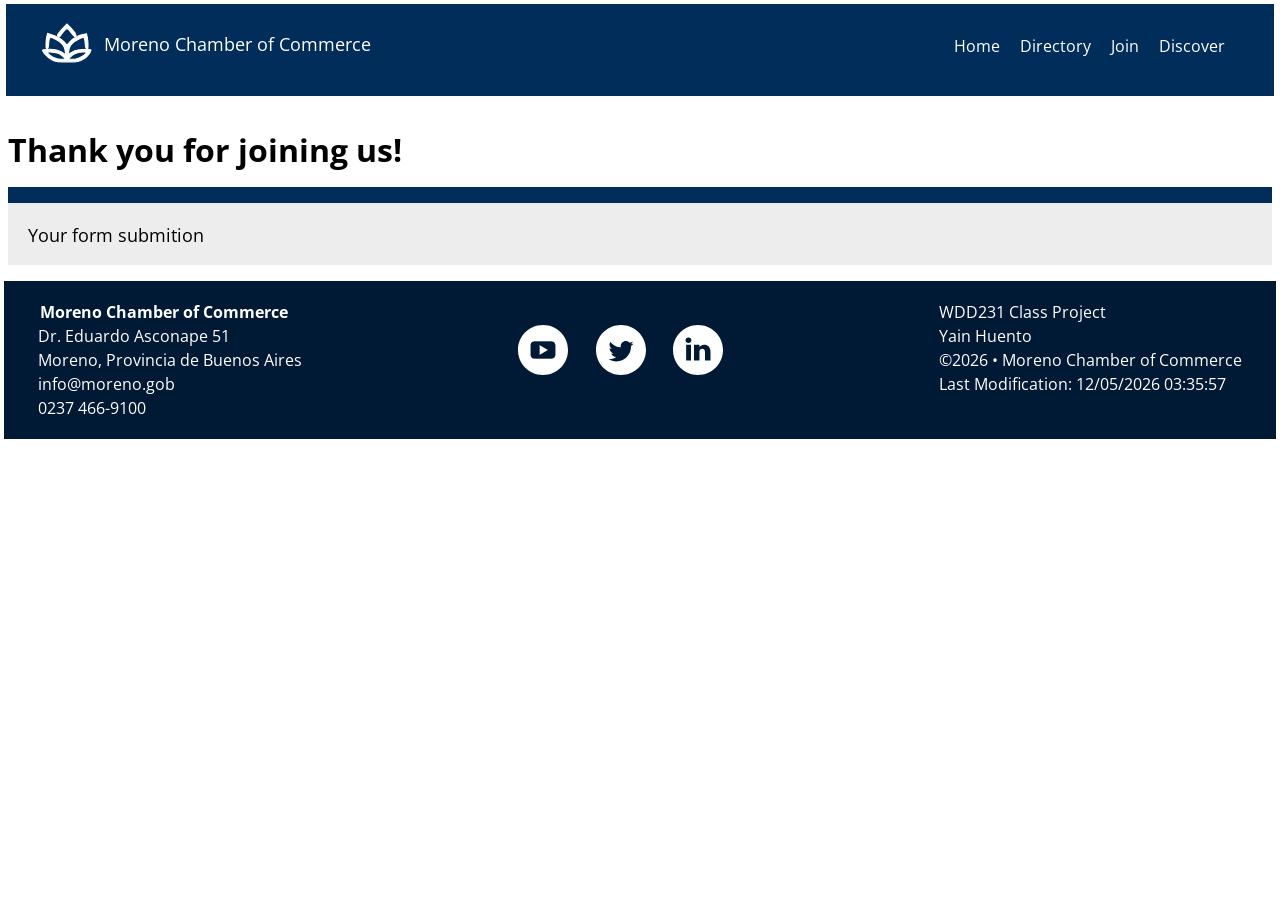
<file: chamber/thankyou.html>
<!DOCTYPE html>
<html lang="en">

<head>
    <meta charset="UTF-8">
    <meta name="viewport" content="width=device-width, initial-scale=1.0">
    <title>Moreno Chamber of Commerce</title>
    <meta name=description
        content="Explore Moreno Chamber of Commerce Directory highlighting local businesses, contacts, and community growth">
    <meta name=author content="Yain Huento">
    <meta property="og:title" content="Join the Moreno Chamber of Commerce">
    <meta property="og:description"
        content="Explore Moreno Chamber Directory highlighting local businesses, contacts, and community growth">
    <meta property="og:image" content="https://yainhue.github.io/wdd231/chamber/images/ogimage.webp">
    <meta property="og:url" content="https://yainhue.github.io/wdd231/chamber/directory.html">
    <script src="scripts/navigation.js" defer></script>
    <script src="scripts/date.js" defer></script>
    <script src="scripts/form.js" defer></script>
    <link rel="icon" href="images/favicon.png">
    <link rel="stylesheet" href="styles/reset.css">
    <link rel="stylesheet" href="styles/small.css">
    <link rel="stylesheet" href="styles/large.css">
    <link rel="preconnect" href="https://fonts.googleapis.com">
    <link rel="preconnect" href="https://fonts.gstatic.com" crossorigin>
    <link href="https://fonts.googleapis.com/css2?family=Open+Sans:ital,wght@0,300..800;1,300..800&display=swap"
        rel="stylesheet">
</head>

<body>
    <header class="header-nomargin">
        <div class="logo-wrapper">
            <div class="span-wrapper">
                <img src="images/logo.svg" alt="Logo of Moreno Chamber of Commerce" class="logo">
                <span id="site-name">Moreno Chamber of Commerce</span>
            </div>
            <button class="hamburger-icon" aria-label="Open menu"></button>
        </div>
        <nav id="base-nav">
            <ul class="nav-list">
                <li><a href="./index.html">Home</a></li>
                <li><a href="./directory.html">Directory</a></li>
                <li><a href="./join.html">Join</a></li>
                <li><a href="#">Discover</a></li>
            </ul>
            <a href="#"></a>
        </nav>
    </header>
    <main>
        <h1 id="form-h1">Thank you for joining us!</h1>
        <div class="card-wrapper" id="events-wrapper"> <!--Events-->
            <h2 class="card-h2"></h2>
            <div class="events-contents" id="form-results">
                <p>Your form submition</p>
            </div>
        </div>
    </main>
    <footer>
        <div class="footer-contact">
            <p><strong>Moreno Chamber of Commerce</strong></p>
            <p>Dr. Eduardo Asconape 51</p>
            <p>Moreno, Provincia de Buenos Aires</p>
            <p>info@moreno.gob</p>
            <p>0237 466-9100</p>
        </div>
        <div class="socials-wrapper">
            <a href="#">
                <img src="images/youtube.svg" alt="Youtube Icon">
            </a>
            <a href="#">
                <img src="images/twitter.svg" alt="Twitter Icon">
            </a>
            <a href="#">
                <img src="images/linkedin.svg" alt="Linkedin Icon">
            </a>
        </div>
        <div class="copyright-wrapper">
            <p>WDD231 Class Project</p>
            <p>Yain Huento</p>
            <p id="currentyear">currentyear</p>
            <p id="lastmod-date">lastmod-date</p>
        </div>
    </footer>
</body>

</html>
</file>
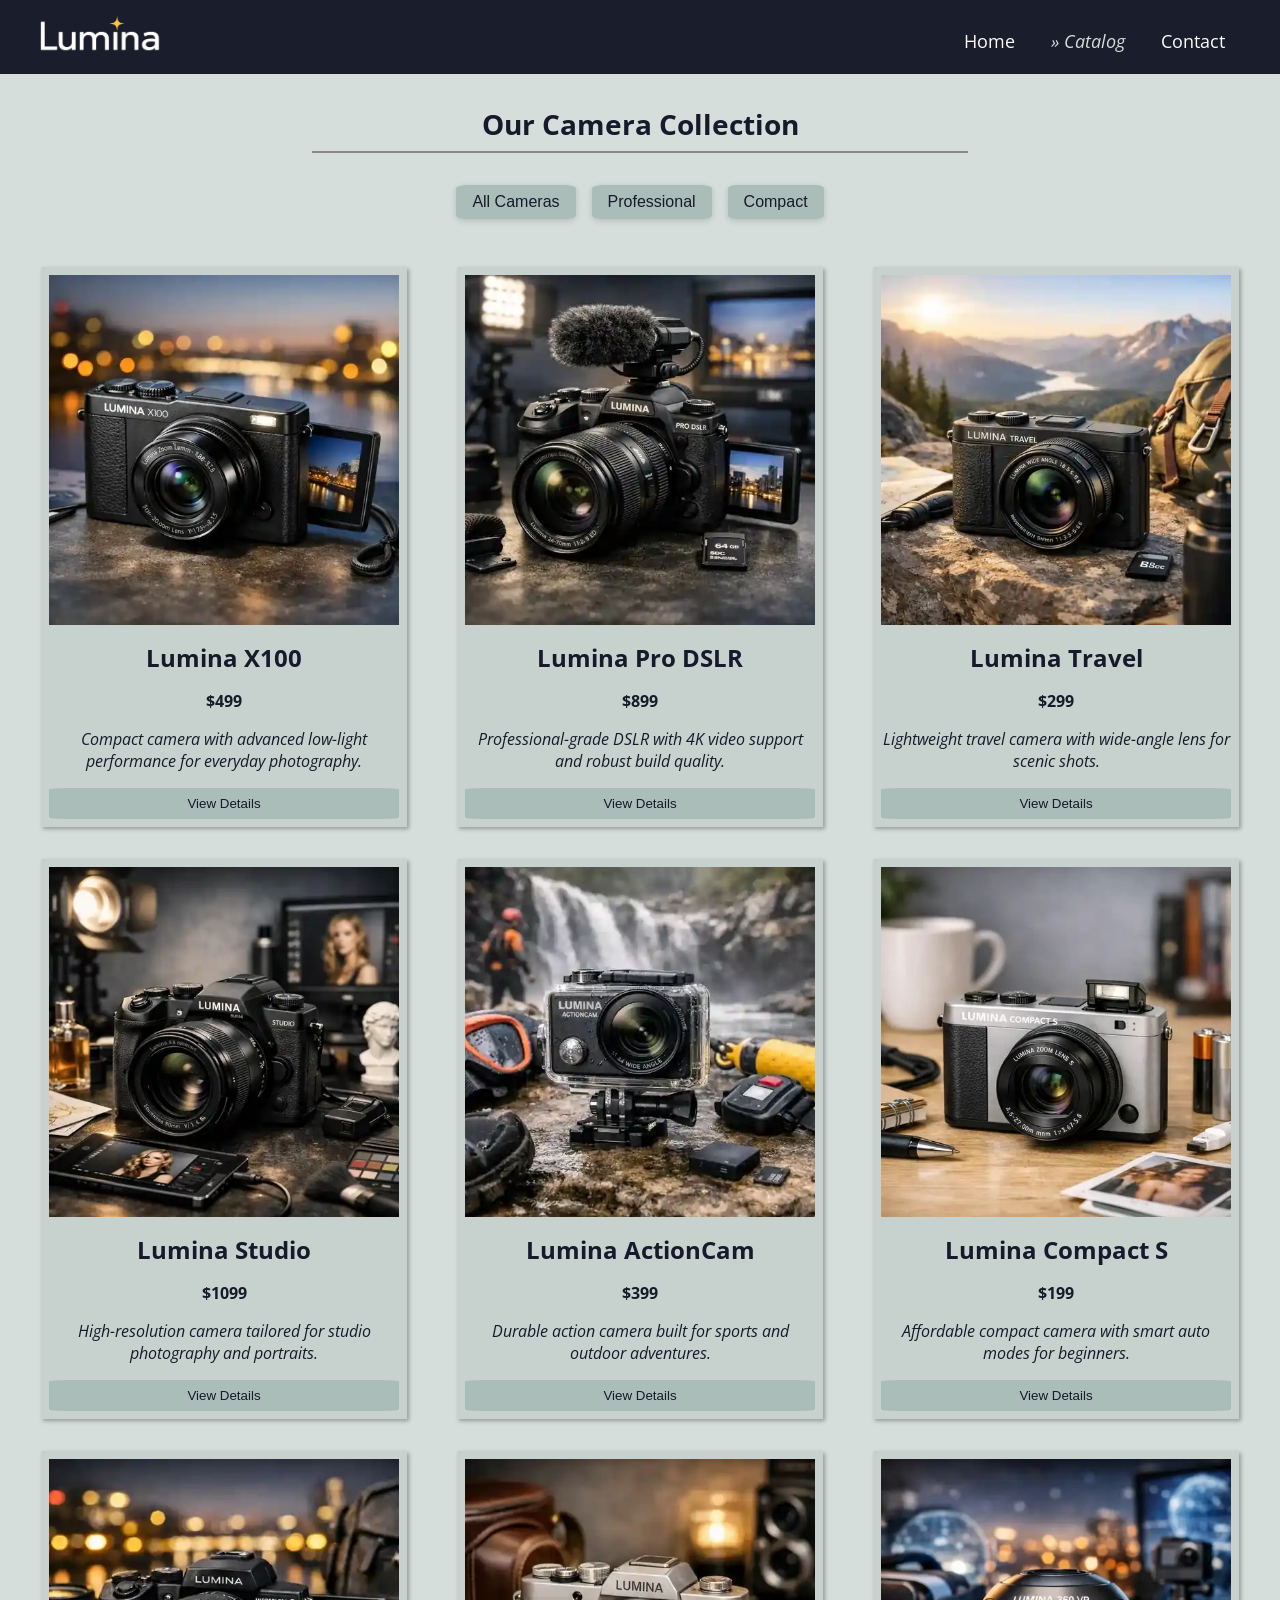
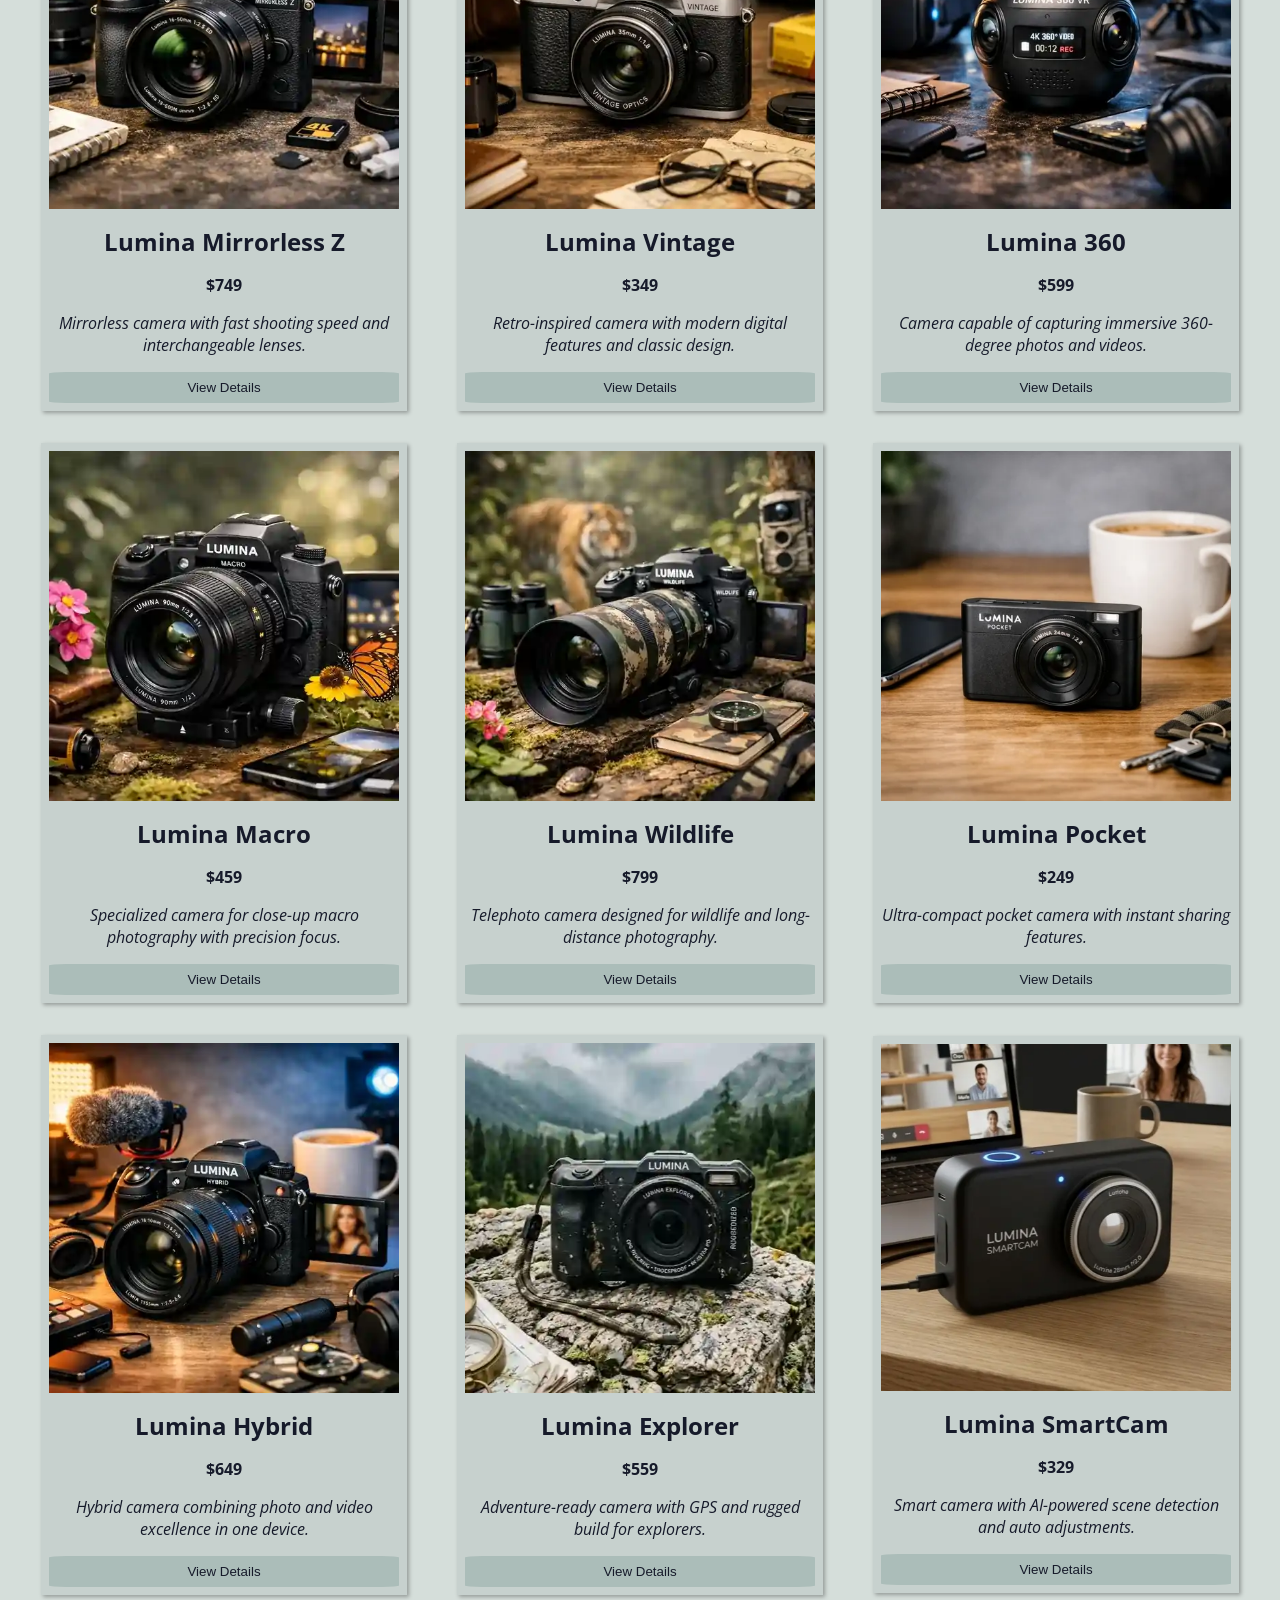
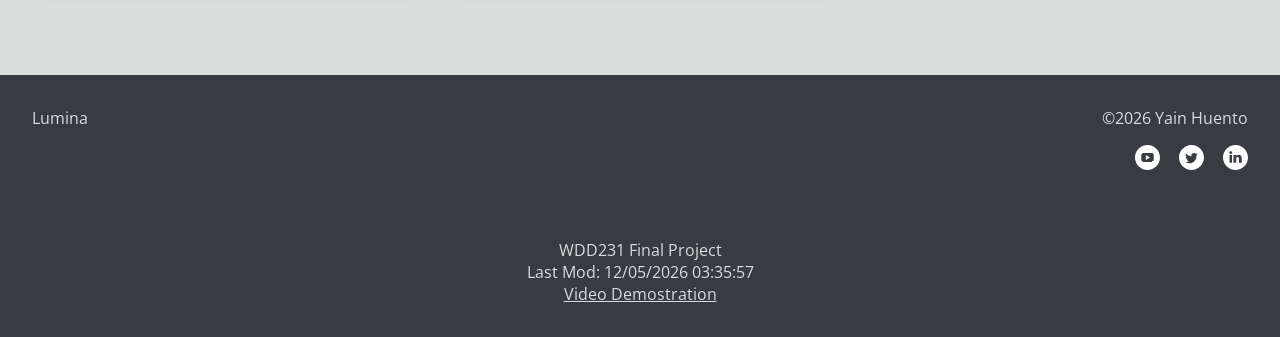
<file: final/catalog.html>
<!DOCTYPE html>
<html lang="en">

<head>
    <meta charset="UTF-8">
    <meta name="viewport" content="width=device-width, initial-scale=1.0">
    <title>Lumina Catalog</title>
    <meta name="author" content="Yain Huento">
    <meta name="description"
        content="Browse the Lumina catalog featuring professional and compact cameras, designed to deliver quality, innovation, and versatility.">
    <meta property="og:title" content="Lumina Catalog">
    <meta property="og:description"
        content="Browse Lumina's catalog of professional and compact cameras designed for every adventure.">
    <meta property="og:image" content="https://yainhue.github.io/wdd231/final/images/hero.webp">
    <meta property="og:type" content="website">
    <meta property="og:url" content="https://yainhue.github.io/wdd231/final/">
    <script type="module" src="scripts/catalog.mjs"></script>
    <link rel="stylesheet" href="styles/small.css">
    <link rel="stylesheet" href="styles/large.css">
    <link rel="preconnect" href="https://fonts.googleapis.com">
    <link rel="preconnect" href="https://fonts.gstatic.com" crossorigin>
    <link href="https://fonts.googleapis.com/css2?family=Open+Sans:ital,wght@0,300..800;1,300..800&display=swap"
        rel="stylesheet">
    <link rel="icon" href="images/favicon.ico">
</head>

<body>
    <header>
        <div class="logo-wrapper">
            <div class="span-wrapper">
                <img src="images/logo.png" alt="Logo of Lumina" class="logo">
            </div>
            <button class="hamburger-icon" aria-label="Open menu"></button>
        </div>
        <nav id="base-nav">
            <ul class="nav-list">
                <li><a href="./index.html">Home</a></li>
                <li><a href="./catalog.html" id="active">Catalog</a></li>
                <li><a href="./contact.html">Contact</a></li>
            </ul>
        </nav>
    </header>
    <main>
        <h1 class="catalog-h1">Our Camera Collection</h1>
        <div class="divider-line"></div>
        <div class="filter-div">
            <button class="" id="all-btn">All Cameras</button>
            <button class="" id="prof-btn">Professional</button>
            <button class="" id="compact-btn">Compact</button>
        </div>
        <div class="catalog-div">
        </div>
        <dialog class="membership-modal">
            <h2 class="membership-title">Lumina X100</h2>
            <button class="close-button">❌</button>
            <div class="membership-wrapper-mod">
                <img src="images/logo.png" alt="Photo of the camera" class="membership-img">
                <div class="membership-details">
                    <p class="membership-details-p">The Lumina X100 is designed for travelers and enthusiasts,
                        offering
                        superior low-light
                        performance, portability, and intuitive controls for capturing stunning images in any
                        environment.</p>
                    <p class="membership-details-year"><strong><em>Release Date: XXXX</em></strong></p>
                </div>
            </div>
        </dialog>
    </main>
    <footer>
        <div class="copyright-wrapper">
            <p>Lumina</p>
            <p id="currentyear">currentyear</p>
        </div>
        <div class="socials-wrapper">
            <a href="#">
                <img src="images/youtube.svg" alt="Youtube Icon">
            </a>
            <a href="#">
                <img src="images/twitter.svg" alt="Twitter Icon">
            </a>
            <a href="#">
                <img src="images/linkedin.svg" alt="Linkedin Icon">
            </a>
        </div>
        <div class="class-details">
            <p>WDD231 Final Project</p>
            <p id="lastmod-date">lastmod-date</p>
            <a href="https://www.youtube.com/watch?v=oQyh8R2tDM8">Video Demostration</a>
        </div>
    </footer>
</body>

</html>
</file>
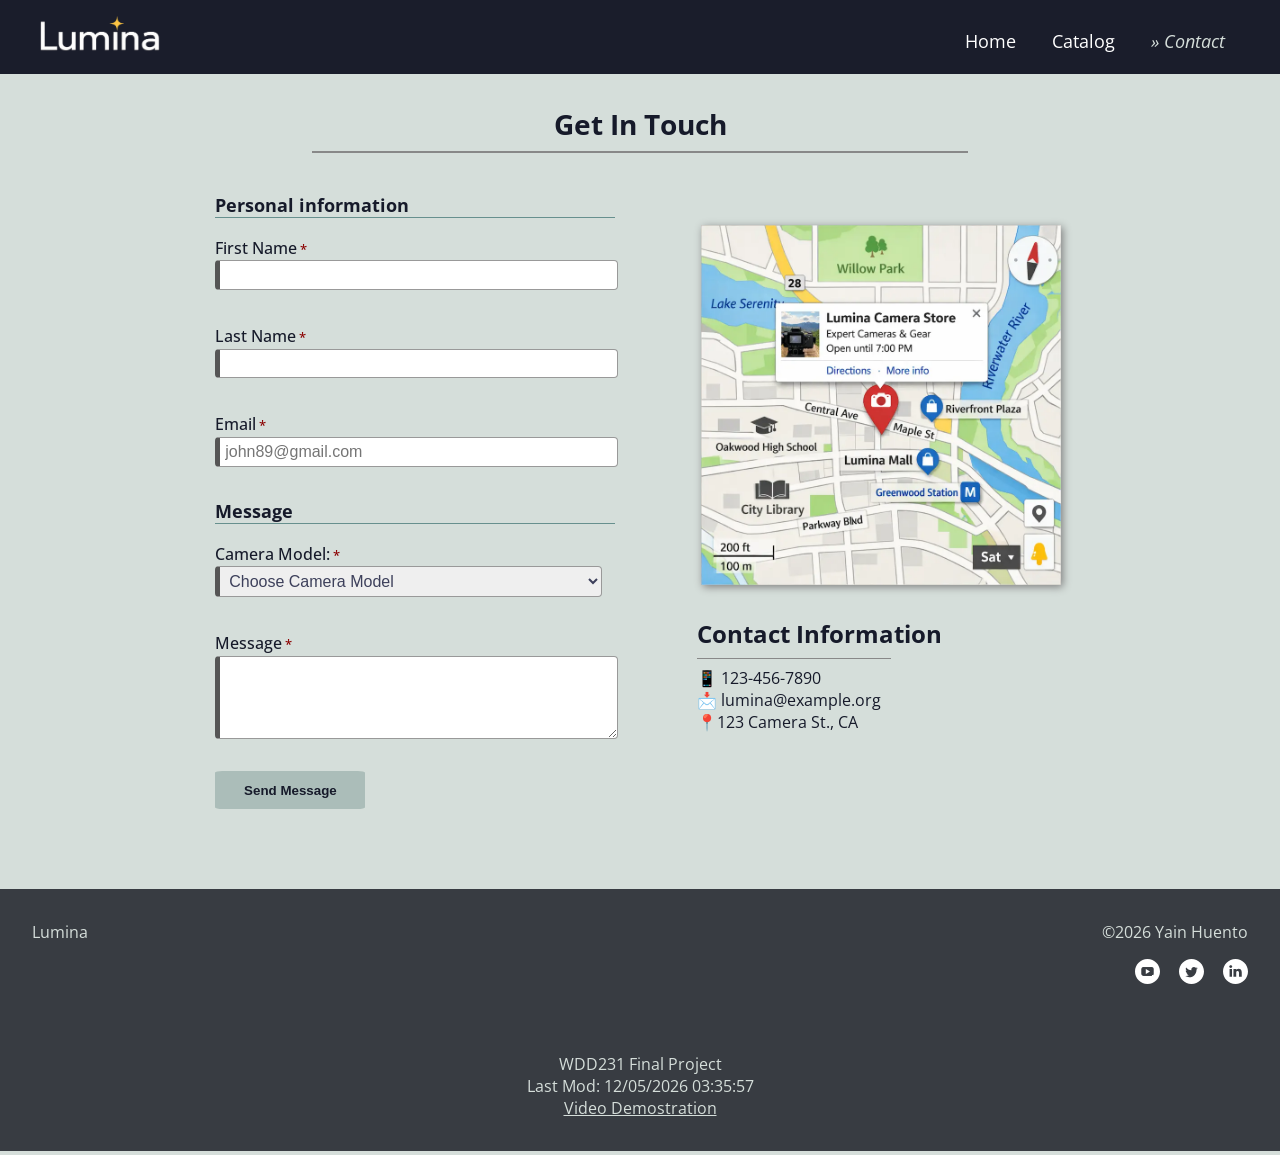
<file: final/contact.html>
<!DOCTYPE html>
<html lang="en">

<head>
    <meta charset="UTF-8">
    <meta name="viewport" content="width=device-width, initial-scale=1.0">
    <title>Contact Lumina</title>
    <meta name="author" content="Yain Huento">
    <meta name="description"
        content="Get in touch with Lumina for support, inquiries, or collaborations. We're here to help you capture your story.">
    <meta property="og:title" content="Contact Lumina">
    <meta property="og:description"
        content="Reach out to Lumina for support, inquiries, or collaborations. We're here to help.">
    <meta property="og:image" content="https://yainhue.github.io/wdd231/final/images/hero.webp">
    <meta property="og:type" content="website">
    <meta property="og:url" content="https://yainhue.github.io/wdd231/final/">
    <script type="module" src="scripts/contact.mjs"></script>
    <link rel="stylesheet" href="styles/small.css">
    <link rel="stylesheet" href="styles/large.css">
    <link rel="preconnect" href="https://fonts.googleapis.com">
    <link rel="preconnect" href="https://fonts.gstatic.com" crossorigin>
    <link href="https://fonts.googleapis.com/css2?family=Open+Sans:ital,wght@0,300..800;1,300..800&display=swap"
        rel="stylesheet">
    <link rel="icon" href="images/favicon.ico">
</head>

<body>
    <header>
        <div class="logo-wrapper">
            <div class="span-wrapper">
                <img src="images/logo.png" alt="Logo of Lumina" class="logo">
            </div>
            <button class="hamburger-icon" aria-label="Open menu"></button>
        </div>
        <nav id="base-nav">
            <ul class="nav-list">
                <li><a href="./index.html">Home</a></li>
                <li><a href="./catalog.html">Catalog</a></li>
                <li><a href="./contact.html" id="active">Contact</a></li>
            </ul>
        </nav>
    </header>
    <main>
        <h1 class="catalog-h1">Get In Touch</h1>
        <div class="divider-line"></div>
        <div class="contact-div">
            <form method="get" action="thankyou.html" id="form">

                <h2>Personal information</h2>
                <label>First Name<span class="required"> *</span><input type="text" name="first" required
                        autocomplete="given-name" title="Your First Name"></label>
                <label>Last Name<span class="required"> *</span><input type="text" name="last" required
                        autocomplete="family-name" title="Your Last Name"></label>
                <label>Email<span class="required"> *</span><input type="email" name="email" required
                        placeholder="john89@gmail.com" title="Your Email" autocomplete="email"></label>

                <!-- <div class="card-separator"></div> -->

                <h2>Message</h2>

                <label>Camera Model:<span class="required"> *</span>
                    <select id="membership-lvl" name="membership-lvl" required>
                        <option value="" disabled selected>Choose Camera Model</option>
                    </select></label>

                <label>Message<span class="required"> *</span>
                    <textarea id="message" name="message" rows="4" title="Your message" required></textarea></label>

                <input type="hidden" id="timestamp" name="timestamp">


                <input type="submit" value="Send Message">

            </form>
            <div class="map-div"><img src="images/map.webp" alt="A map showing Lumina's location" qloading="lazy">
                <div class="contact-info-div">
                    <h2>Contact Information</h2>
                    <div class="divider-line" id="contact-info-line"></div>
                    <p> 📱 123-456-7890</p>
                    <p>📩 lumina@example.org</p>
                    <p>📍123 Camera St., CA</p>
                </div>
            </div>

        </div>
    </main>

    <footer>
        <div class="copyright-wrapper">
            <p>Lumina</p>
            <p id="currentyear">currentyear</p>
        </div>
        <div class="socials-wrapper">
            <a href="#">
                <img src="images/youtube.svg" alt="Youtube Icon">
            </a>
            <a href="#">
                <img src="images/twitter.svg" alt="Twitter Icon">
            </a>
            <a href="#">
                <img src="images/linkedin.svg" alt="Linkedin Icon">
            </a>
        </div>
        <div class="class-details">
            <p>WDD231 Final Project</p>
            <p id="lastmod-date">lastmod-date</p>
            <a href="https://www.youtube.com/watch?v=oQyh8R2tDM8">Video Demostration</a>
        </div>
    </footer>
</body>

</html>
</file>
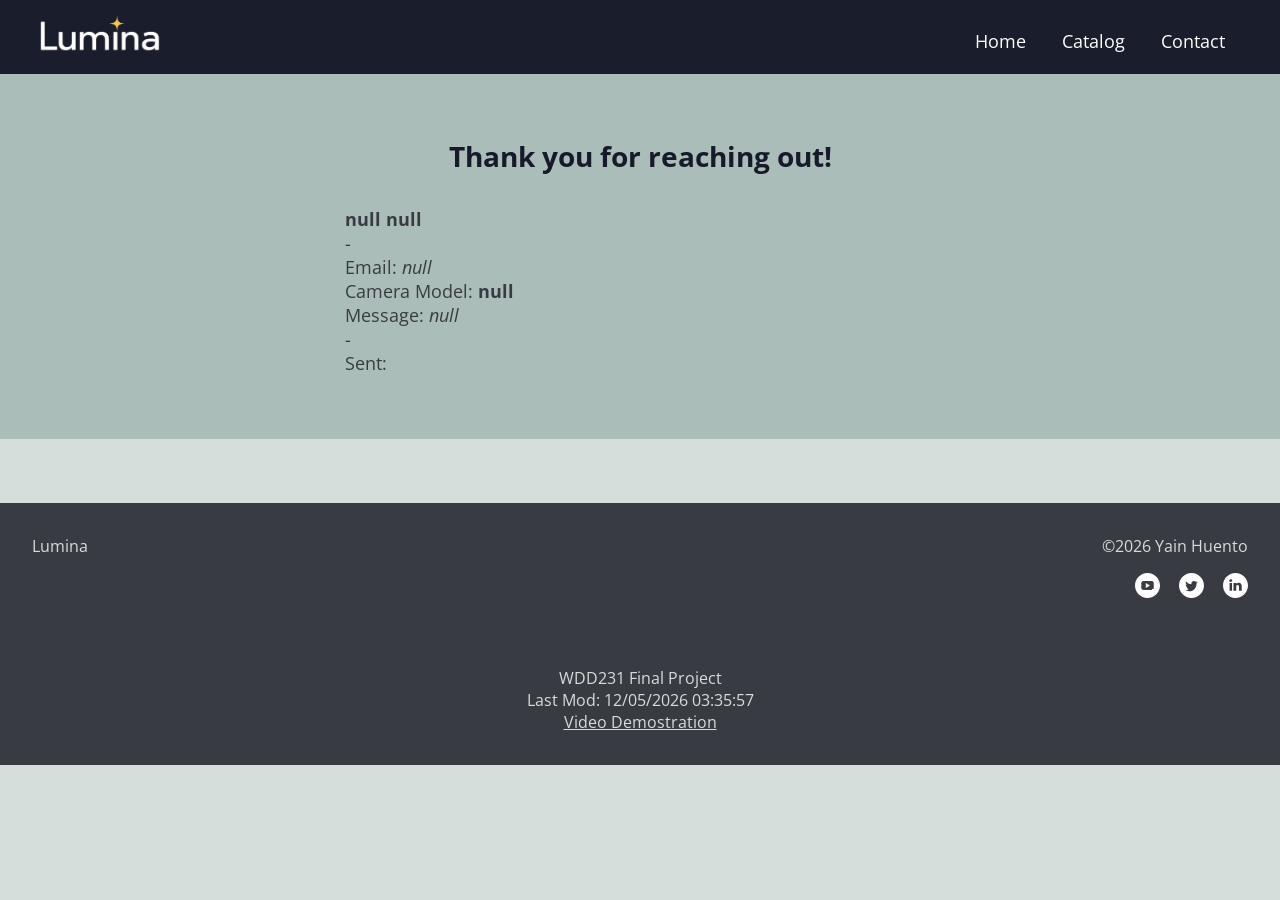
<file: final/thankyou.html>
<!DOCTYPE html>
<html lang="en">

<head>
    <meta charset="UTF-8">
    <meta name="viewport" content="width=device-width, initial-scale=1.0">
    <title>Thank You - Lumina</title>
    <meta name="author" content="Yain Huento">
    <meta name="description"
        content="Thank you for choosing Lumina. Your journey to capture stunning moments begins now with our cameras and creative tools.">
    <meta property="og:title" content="Thank You - Lumina">
    <meta property="og:description"
        content="Thank you for choosing Lumina. Your journey to capture stunning moments begins now.">
    <meta property="og:image" content="https://yainhue.github.io/wdd231/final/images/hero.webp">
    <meta property="og:type" content="website">
    <meta property="og:url" content="https://yainhue.github.io/wdd231/final/">
    <script type="module" src="scripts/thankyou.mjs"></script>
    <link rel="stylesheet" href="styles/small.css">
    <link rel="stylesheet" href="styles/large.css">
    <link rel="preconnect" href="https://fonts.googleapis.com">
    <link rel="preconnect" href="https://fonts.gstatic.com" crossorigin>
    <link href="https://fonts.googleapis.com/css2?family=Open+Sans:ital,wght@0,300..800;1,300..800&display=swap"
        rel="stylesheet">
    <link rel="icon" href="images/favicon.ico">
</head>

<body>
    <header>
        <div class="logo-wrapper">
            <div class="span-wrapper">
                <img src="images/logo.png" alt="Logo of Lumina" class="logo">
            </div>
            <button class="hamburger-icon" aria-label="Open menu"></button>
        </div>
        <nav id="base-nav">
            <ul class="nav-list">
                <li><a href="./index.html">Home</a></li>
                <li><a href="./catalog.html">Catalog</a></li>
                <li><a href="./contact.html">Contact</a></li>
            </ul>
        </nav>
    </header>
    <main>
        <div class="hero-div">
            <h1>Thank you for reaching out!</h1>
            <div id="form-results">
                <p>Your form submition:</p>
            </div>
        </div>
    </main>
    <footer>
        <div class="copyright-wrapper">
            <p>Lumina</p>
            <p id="currentyear">currentyear</p>
        </div>
        <div class="socials-wrapper">
            <a href="#">
                <img src="images/youtube.svg" alt="Youtube Icon">
            </a>
            <a href="#">
                <img src="images/twitter.svg" alt="Twitter Icon">
            </a>
            <a href="#">
                <img src="images/linkedin.svg" alt="Linkedin Icon">
            </a>
        </div>
        <div class="class-details">
            <p>WDD231 Final Project</p>
            <p id="lastmod-date">lastmod-date</p>
            <a href="https://www.youtube.com/watch?v=oQyh8R2tDM8">Video Demostration</a>
        </div>
    </footer>
</body>

</html>
</file>
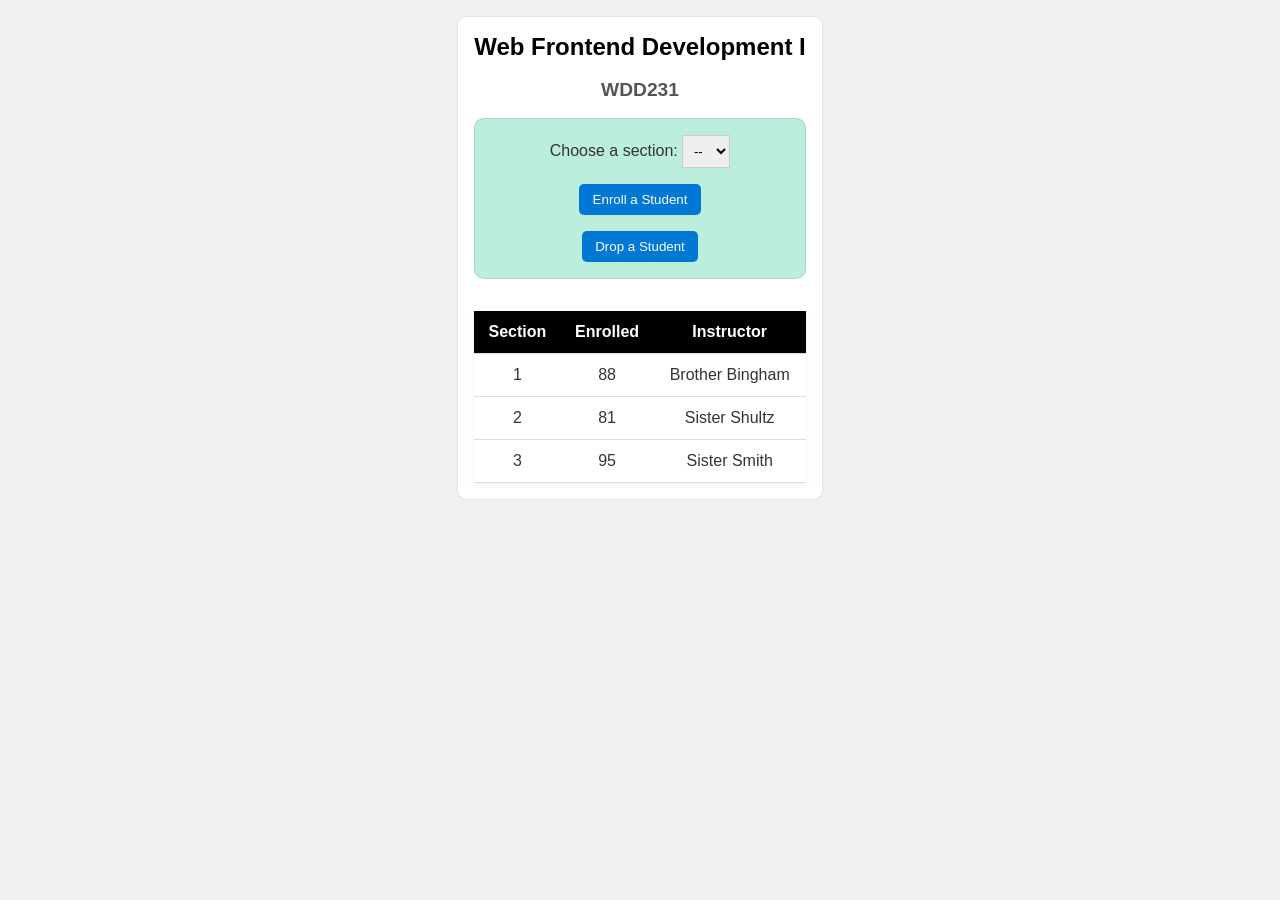
<file: week02/modules.html>
<!DOCTYPE html>
<html lang="en">

<head>
    <meta http-equiv="content-type" content="text/html; charset=UTF-8">
    <meta charset="UTF-8">
    <meta name="viewport" content="width=device-width, initial-scale=1.0">
    <title>Modules Example: Course and Sections</title>
    <link rel="stylesheet" href="styles/modules.css">
    <script type="module" src="scripts/modules.mjs"></script>
</head>

<body class="vc-init">
    <main>
        <h1 id="courseName">Web Frontend Development I</h1>
        <h2 id="courseCode">WDD231</h2>

        <div id="enrollment">
            <label for="sectionNumber">Choose a section:</label>
            <select id="sectionNumber">
                <option value="0" disabled="disabled" selected="selected">--</option>
                <option value="1">1</option>
                <option value="2">2</option>
                <option value="3">3</option>
            </select>
            <button id="enrollStudent">Enroll a Student</button>
            <button id="dropStudent">Drop a Student</button>
        </div>

        <table>
            <thead>
                <tr>
                    <th>Section</th>
                    <th>Enrolled</th>
                    <th>Instructor</th>
                </tr>
            </thead>
            <tbody id="sections">
                <tr>
                    <td>1</td>
                    <td>88</td>
                    <td>Brother Bingham</td>
                </tr>
                <tr>
                    <td>2</td>
                    <td>81</td>
                    <td>Sister Shultz</td>
                </tr>
                <tr>
                    <td>3</td>
                    <td>95</td>
                    <td>Sister Smith</td>
                </tr>
            </tbody>
        </table>
    </main>


    <div id="highlighter--hover-tools" style="display: none;">
        <div id="highlighter--hover-tools--container">
            <div class="highlighter--icon highlighter--icon-copy" title="Copy"></div>
            <div class="highlighter--icon highlighter--icon-change-color" title="Change Color"></div>
            <div class="highlighter--icon highlighter--icon-delete" title="Delete"></div>
        </div>
    </div>
</body>

</html>
</file>
<file: styles/styles.css>
:root {
    --main-color: rgb(61, 43, 126);
    --main-selected: rgb(108, 87, 185);
    --secondary-color: rgb(185, 185, 185);
    --secondary-text: rgb(32, 32, 32);
    --completed: rgb(131, 127, 148);
    margin: 0 5px;
}

* {

    font-family: "Open Sans", Arial, Helvetica, sans-serif;
}

/* HEADER */

.logo_wrapper {
    display: flex;
    margin-bottom: 1rem;
}

.span_wrapper {
    display: flex;
    justify-content: center;
    gap: 0.5rem;
}

.logo_wrapper img {
    width: 50px;
    height: 50px;
}

#site_name {
    margin-top: 1rem;
    font-size: larger;
}

.hamburger_icon {
    display: block;
    font-size: x-large;
    background-color: var(--secondary-color);
    font-weight: bolder;
    padding: 0.1rem 0.5rem 0.1rem 0.5rem;
    margin: 0 0 0 11rem;
    border: 2px solid rgb(136, 134, 134);
}

.hamburger_icon:hover {
    background-color: var(--main-selected);
    color: white;
}

.hamburger_icon::before {
    content: "☰";
}

.hamburger_icon_open::before {
    content: "X";
}

.nav_list {
    display: none;
    padding: 0;
}

.nav_list_open {
    display: block;
}

.nav_list li {
    list-style-type: none;
    border: 1px solid rgb(130, 111, 161);
    background-color: var(--main-color);
    padding: 0.5rem;
    color: white;
    margin: 0 0 0 0;
    font-size: medium;
}

.nav_list li:hover {
    background-color: var(--main-selected);
}

.nav_list a {
    color: white;
    text-decoration: none;
}

/* MAIN */

.main_grid {
    display: block;
}

h1 {
    font-size: x-large;
}

h2 {
    background-color: var(--main-color);
    padding: 0.5rem;
    text-align: center;
    color: white;
    margin: 0;
    font-size: medium;
}

section {
    display: flex;
    flex-direction: column;
    justify-content: center;
    gap: 0;
    margin-bottom: 1rem;
    margin-top: 1rem;
}

.section_content {
    background-color: var(--secondary-color);
    color: var(--secondary-text);
    font-size: large;
    padding: 0.5rem;
}

.section_content p {
    margin: 0;
}

#photo_div {
    display: flex;
}

.section_content img {
    width: 300px;
    height: 300px;
    padding: 1rem;
    object-fit: cover;
    border-radius: 30px;
    margin: 0 auto;
}

.filler {
    padding: 1rem;
}

/* MAIN - MODALS */

#course-details {
    display: flex;
    flex-direction: column;
    justify-content: center;
    margin-bottom: 1rem;
    margin-top: 1rem;
    padding: 0;
    border: 1px solid rgb(0 0 0 / 50%);
    border-radius: .25rem;
    box-shadow: 0 0 3rem #777;
    width: 90%;
    max-width: 300px;
}

#course-details-content {
    background-color: var(--secondary-color);
    color: var(--secondary-text);
    font-size: large;
    padding: 0.5rem;
}

#course-details-content p {
    margin: 0;
}

#course-details button {
    position: absolute;
    top: 5px;
    right: 5px;
    padding: .3rem 0.5rem;
    border: 1px solid rgb(0 0 0 / 10%);
}

::backdrop {
    background-color: rgb(0 0 0 / 50%);
}

/* #course-details-content h2 {
    margin-top: 0;
} */

/* MAIN - COURSES */

.buttons_wrapper {
    margin-top: 0.5rem;
    display: flex;
    gap: 0.5rem;
    justify-content: center;
}

.course_button {
    font-size: medium;
    padding: 0.3rem;
    width: 100px;
    background-color: var(--secondary-color);
    border: 3px solid rgb(119, 119, 119);
    border-radius: 5px;
    font-weight: bold;
}

.course_button:hover {
    background-color: var(--main-selected);
    color: white;
    cursor: pointer;
}

.courses_wrapper {
    margin-top: 1rem;
    display: flex;
    flex-direction: column;
    gap: 0.6rem;
}

.course_card {
    background-color: var(--secondary-color);
    border: 2px solid rgb(136, 134, 134);
    text-align: center;
    padding: 0.3rem;
    font-size: 15px;
    margin: 0;
}

.course_card:hover {
    background-color: var(--main-selected);
    color: white;
    font-weight: bolder;
    cursor: pointer;
}

.completed {
    background-color: var(--completed);
    font-style: italic;
}

.completed::before {
    content: "☑ ";
}

#total_credits {
    text-align: center;
    margin: 1rem 0 0 0;
}

/* FOOTER */

.socials_wrapper {
    margin-top: 0.5rem;
    display: flex;
    gap: 1.2rem;
    justify-content: center;
}

.socials_wrapper img {
    height: 50px;
}

.copyright_wrapper {
    background-color: var(--secondary-color);
    text-align: center;
}
</file>
<file: styles/styles-large.css>
@media (min-width: 35em) {

    /* HEADER */

    header {
        display: flex;
    }

    .hamburger_icon {
        display: none;
    }

    .nav_list {
        display: flex;
        background-color: var(--main-color);
        padding: 0.3rem;
    }

    .nav_list li {
        border: none;
    }

    /* MAIN */

    .main_grid {
        display: grid;
        grid-template-columns: 2fr 1fr;
    }

    #courses {
        grid-column: 1 / span 2;

    }

    #about_me {
        margin: 0 0.5rem 0 0;
    }

    #student_photo {
        margin: 0 0 0 0.5rem;
    }

    section {
        justify-content: flex-start;
        height: 100%;
    }

    .section_content {
        height: 100%;
    }

    /* MAIN - COURSES */

    .buttons_wrapper {
        justify-content: space-evenly;
    }

    .course_button {
        width: 100%;
    }

    .courses_wrapper {
        flex-direction: row;
        justify-content: space-evenly;
    }

    .course_card {
        width: 100%
    }
}
</file>
<file: chamber/styles/small.css>
:root {
    --main-color: #002d59;
    --footer-color: #001a35;
    --main-selected: #4a84be;
    --secondary-color: rgb(238, 237, 237);
    --separator: rgb(179, 177, 177);
    --button-hover: #01386e;
}

* {

    font-family: "Open Sans", Arial, Helvetica, sans-serif;
}

/* HEADER */

header {
    display: block;
    background-color: white;
}

.logo-wrapper {
    display: flex;
    background-color: var(--main-color);
    color: white;
    padding-bottom: 1rem;
    padding-top: 0.5rem;
}

.span-wrapper {
    display: flex;
    justify-content: center;
    gap: 0.5rem;
}

.logo-wrapper img {
    width: 50px;
    height: 50px;
}

#site-name {
    font-size: large;
}

.hamburger-icon {
    display: block;
    font-size: xx-large;
    background-color: var(--main);
    font-weight: bolder;
    padding: 0.1rem 0.5rem 0.1rem 0.5rem;
    margin: 0 0 0 1%;
    border: none;
    color: white;

}

.hamburger-icon:hover {
    color: var(--main-selected);
}

.hamburger-icon::before {
    content: "☰";
}

.hamburger-icon-open::before {
    content: "X";
}

nav {
    display: none;
}

.nav-open {
    display: block;
}

.nav-list {
    display: none;
    padding: 0;
    color: white;
}

.nav-list-open {
    display: block;
}

.nav-list li {
    list-style-type: none;
    border: 1px solid var(--main-selected);
    background-color: var(--main-color);
    padding: 0.5rem;
    color: white;
    margin: 0 0 0 0;
    font-size: medium;
}

.nav-list li:hover {
    background-color: var(--main-selected);
}

.nav-list a {
    color: white;
    text-decoration: none;
}

#active {
    text-decoration: underline var(--main-selected) 2px;
    font-style: italic;
}

/* MAIN */

.h1-directory {
    margin-top: 2rem;
}

.main-grid {
    margin-top: 2rem;
    display: grid;
    grid-template-columns: 1fr;
    gap: 2rem;
}

/* MAIN - HOME */

.hero-img {
    width: 100%;
    height: 150px;
    object-fit: cover;
    margin: 0px;
}

.hero-wrapper {
    position: relative;
    display: block;
}

.cta-button {
    position: absolute;
    background-color: ghostwhite;
    color: var(--footer-color);
    font-weight: bold;
    padding: 0.5rem;
    border: none;
    border-radius: 10%;
    top: 80%;
    left: 50%;
    /* width: 23%; */
    transform: translate(-50%, -50%);
}

.cta-button:hover {
    background-color: var(--button-hover);
    color: white;
    border: none;
    font-weight: bold;
}

.cards-flex {
    display: block;
}

.card-wrapper {
    margin-top: 1rem;
    margin-bottom: 1rem;
}

.card-wrapper h2,
.form-wrapper h2,
.membership-modal h2 {
    background-color: var(--main-color);
    color: white;
    text-align: center;
    font-weight: 300;
    padding: 0.5rem;
    margin: 0px;
}

.current-weather-contents,
.weather-forecast-contents,
.events-contents,
.business-card,
.membership-card,
.membership-details {
    padding: 1rem;
}

.current-weather-contents {
    align-items: flex-start;
}

.events-contents {
    display: flex;
    flex-direction: column;
    gap: 1rem;
    flex-wrap: wrap;
}

#forecast-wrapper {
    white-space: nowrap;
}

.events-contents img {
    display: none;
}

.event-info:hover {
    color: var(--footer-color);
}

.current-weather-contents,
.weather-forecast-contents {
    display: flex;
    gap: 1rem;
}

.current-weather-contents img {
    object-fit: contain;
}

#weather-temp {
    font-weight: bold;
    margin-bottom: 0.5rem;
}

.weather-forecast-contents {
    flex-direction: column;
}

.weather-forecast-contents p {
    font-size: medium;
}

#weather-day1-temp,
#weather-day2-temp,
#weather-day3-temp {
    font-size: large;
    font-weight: bolder;
}

.business-wrapper,
.membership-card {
    display: flex;
    flex-direction: column;
    gap: 1rem;
    margin-bottom: 1.5rem;
}

.business-card,
.membership-card {
    border-radius: 5%;
    width: auto;
}

.business-card h3 {
    font-weight: 600;
    text-align: center;
    color: var(--footer-color)
}

.business-tagl {
    font-size: small;
    text-align: center;
}

.business-rank {
    font-size: smaller;
    text-align: center;
    font-style: italic;
}

.business-line {
    height: 0.1rem;
    background-color: var(--separator);
    width: 100%;
    margin-top: 0.6rem;
    margin-bottom: 0.6rem;
}

.business-info {
    display: flex;
    flex-wrap: wrap;
}

.business-logo {
    object-fit: contain;
    height: auto;
    width: 100px;
}

.business-contact {
    font-size: small;
}

.business-contact p {
    font-weight: bolder;
    color: var(--footer-color);
}

.business-contact span {
    font-weight: 300;
    color: black;
}



/* MAIN - DIRECTORY */



.toggle-view {
    display: none;
}

.card,
.card-wrapper,
.business-card,
.membership-card {
    background-color: var(--secondary-color);
}

.card-filler {
    background-color: var(--main-color);
    height: 1rem;
    margin: auto;
}

.card-logo-wrapper {
    display: flex;
    flex-direction: column;
    padding: 1rem;
    align-items: center;
    text-align: center;
    background-color: var(--secondary-color);
    color: black
}

.card-logo-wrapper img {
    height: 100px;
    width: auto;
    object-fit: contain;
    margin-top: 1rem;
}

.card-logo-wrapper h2 {
    color: var(--main-color);
}

.card-separator {
    height: 0.1rem;
    background-color: var(--separator);
    width: 100%;
    margin-top: 1.5rem;
}

.card-info-wrapper {
    display: flex;
    flex-direction: column;
    gap: 0.5rem;
    padding: 1rem;
    text-align: left;
}

.learn-btn {
    background-color: var(--main-color);
    color: var(--separator);
    font-weight: bold;
    padding: 1rem;
    width: 50%;
    margin-top: 1rem;
    border: none;
    border-radius: 5%;
    grid-area: button;
}

.learn-btn:hover,
.place-learn-btn:hover {
    background-color: var(--button-hover);
    color: white;
    border: none;
    font-weight: bold;
}


/* MAIN - JOIN */

.main-grid-join {
    display: block;
    margin: 0;
}


form {
    background-color: var(--secondary-color);
    padding: 1rem;
}

form label {
    display: block;
    font-size: medium;
    color: var(--footer-color);
    padding-top: .2rem;
    font-weight: 500;
    margin-top: 1rem;
}

form h3 {
    font-size: large;
    color: var(--main-color);
    margin: 1.5rem 0 .2rem 0;
    border-bottom: 1px solid #eee;
    text-decoration: underline 1px solid var(--main-selected);
}

form input[type=text],
form input[type=tel],
form input[type=date],
form input[type=email],
form select,
form textarea {
    display: block;
    margin: .1rem 0 1rem 0;
    padding: .3rem;
    border: 1px solid #999;
    border-radius: 4px;
    border-left-width: 5px;
    border-left-color: #555;
    font-size: 1rem;
    color: #3D405B;
    width: 250px;
}

form input:focus {
    border-left-color: var(--main-color);
    outline: none;
}

form input[type=submit] {
    background-color: var(--main-color);
    color: var(--separator);
    font-weight: bold;
    padding: 1rem;
    width: 200px;
    margin-top: 1rem;
    border: none;
    border-radius: 5%;
}

form input[type=submit]:hover {
    background-color: var(--button-hover);
    color: white;
    border: none;
    font-weight: bold;
}

input:-webkit-autofill,
input:-moz-autofill {
    -webkit-text-fill-color: #3D405B;
}

.required {
    color: darkred;
    font-size: small;
}

.membership-wrapper h2 {
    margin-top: 2rem;
    margin-bottom: 1rem;
}

.membership-containers {
    display: flex;
    flex-direction: column;
}

.membership-card h3 {
    font-weight: 700;
    text-align: center;
    font-size: x-large;
    color: var(--footer-color);
    margin-top: 1rem;
}

.membership-card p {
    font-weight: 600;
}

.membership-btn {
    background-color: var(--main-color);
    color: var(--separator);
    font-weight: bold;
    padding: 0.8rem;
    width: 40%;
    margin-top: 1rem;
    border: none;
    border-radius: 5%;
}

.membership-btn:hover {
    background-color: var(--button-hover);
    color: white;
    border: none;
    font-weight: bold;
}

.membership-info {
    display: flex;
    flex-direction: column;
    align-items: center;
    text-align: center;
}

#bronze {
    color: rgb(94, 65, 5);
}

#silver {
    color: rgb(94, 91, 84);
}

#gold {
    color: rgb(94, 97, 8);
}



#form-h1 {
    margin-top: 2rem;
    margin-bottom: 1rem;
}

.membership-modal {
    display: none;
}

.membership-modal-open {
    display: flex;
    flex-direction: column;
    justify-content: center;
    margin: 1rem;
    border: 1px solid rgb(0 0 0 / 50%);
    border-radius: .25rem;
    box-shadow: 4px 4px 10px rgba(0, 0, 0, 0.3);
    max-width: 90%;
}

.membership-wrapper-mod {
    color: var(--secondary-text);
    font-size: large;
    padding: 0.5rem;
    margin: 0px;
    text-align: center;
    gap: 1rem;
}

.membership-wrapper p {
    margin: 0;
}

.membership-modal button {
    position: absolute;
    top: 10px;
    right: 5px;
    padding: .3rem 0.5rem;
    border: 1px solid rgb(0 0 0 / 10%);
}

.membership-wrapper-mod img {
    object-fit: cover;
    width: 180px;
    height: auto;
    border: 1px solid var(--main-selected);
    box-shadow: 4px 4px 10px rgba(0, 0, 0, 0.3);
    margin-bottom: 1rem;
}

::backdrop {
    background-color: rgb(0 0 0 / 50%);
}

.cta-wrapper {
    display: flex;
    margin-bottom: 2rem;
    gap: 0.5rem;
}

.cta-wrapper img {
    object-fit: cover;
    width: 100px;
    height: auto;
    border: 1px solid var(--main-selected);
    box-shadow: 4px 4px 10px rgba(0, 0, 0, 0.3);
}

.cta-wrapper h2 {
    margin: 0px;
    font-size: large;
}

.cta-wrapper p {
    font-size: medium;
}

@keyframes fadeInNp {
    0% {
        background-color: var(--secondary-color);
        margin: 20px;
        padding: 20px;
    }

    50% {
        background-color: #4a84be36;
    }

    100% {
        background-color: var(--secondary-color);
        margin: 2px;
        padding: 1rem;
    }
}

#np-card {
    animation-name: fadeInNp;
    animation-duration: 2s;
}

@keyframes fadeInBronze {
    0% {
        background-color: var(--secondary-color);
        margin: 20px;
        padding: 20px;
    }

    50% {
        background-color: rgba(94, 64, 5, 0.226);
    }

    100% {
        background-color: var(--secondary-color);
        margin: 2px;
        padding: 1rem;
    }
}

#bronze-card {
    animation-name: fadeInBronze;
    animation-duration: 2.6s;
}

@keyframes fadeInSilver {
    0% {
        background-color: var(--secondary-color);
        margin: 20px;
        padding: 20px;
    }

    50% {
        background-color: rgba(94, 91, 84, 0.300);
    }

    100% {
        background-color: var(--secondary-color);
        margin: 2px;
        padding: 1rem;
    }
}

#silver-card {
    animation-name: fadeInSilver;
    animation-duration: 3.2s;
}

@keyframes fadeInGold {
    0% {
        background-color: var(--secondary-color);
        margin: 20px;
        padding: 20px;
    }

    50% {
        background-color: rgba(94, 97, 8, 0.230);
    }

    100% {
        background-color: var(--secondary-color);
        margin: 2px;
        padding: 1rem;
    }
}

#gold-card {
    animation-name: fadeInGold;
    animation-duration: 3.8s;
}

#form-results {
    font-size: large;
    font-weight: 400;
}

/* MAIN - DISCOVER */

.grid-area {
    display: grid;
    gap: 2rem;
}

.place-card {
    background-color: var(--secondary-color);
    display: grid;
    border-radius: 10px;
    overflow: hidden;
    border: 1px solid var(--separator);
    box-shadow: 2px 4px 6px rgba(0, 0, 0, 0.3);
    gap: 1.5rem;
    grid-template-areas:
        "filler"
        "name"
        "image"
        "description"
        "address"
        "cost"
        "button";
}

.place-card figure {
    margin: 0px;
}

.place-card figure img {
    width: 100%;
    height: auto;
    object-fit: cover;
    margin: 0px;
}

.place-card-filler {
    background-color: var(--main-color);
    height: 1rem;
    margin: auto;
    width: 100%;
    grid-area: filler;
}

.place-learn-btn {
    background-color: var(--footer-color);
    color: var(--separator);
    font-weight: bold;
    padding: 0.5rem;
    /* width: 89%; */
    border: none;
    overflow: hidden;
    margin: 0.5rem;
}

.place-card h2 {
    grid-area: name;
}

.place-figure {
    grid-area: image;
}

.info-description {
    grid-area: description;
}

.info-address {
    grid-area: address;
}

.info-cost {
    grid-area: cost;
}

#first-separator {
    margin-bottom: 2rem;
}

.welcome-msg {
    font-size: 1.1rem;
    text-align: center;
    margin-bottom: 1.5rem;
}

/* FOOTER */

footer {
    display: block;
    background-color: var(--footer-color);
    color: white;
    margin: 0;
    padding-top: 1rem;
    padding-bottom: 1rem;
}

.socials-wrapper {
    margin-top: 1.5rem;
    margin-bottom: 1.5rem;
    display: flex;
    gap: 1.2rem;
    justify-content: center;
}

.socials-wrapper img {
    height: 50px;
}
</file>
<file: chamber/styles/medium.css>
@media (min-width: 40em) {

    /* HEADER */

    header {
        display: flex;
        background-color: var(--main-color);
        justify-content: space-between;
    }

    #site-name {
        margin-top: 1rem;
    }

    .hamburger-icon {
        display: none;
    }

    .span-wrapper {
        margin-left: 2rem;
    }

    nav {
        display: block;
    }

    .nav-list {
        margin-top: 1rem;
        display: flex;
        background-color: var(--main-color);
        padding: 0.3rem;
        margin-right: 2rem;
    }

    .nav-list li {
        border: none;
    }

    /* MAIN */

    .main-grid {
        margin: 4rem;
        display: grid;
        grid-template-columns: 20% 20% 20%;
        width: 2000px;
        gap: 3rem;
    }

    .main-grid-list {
        grid-template-columns: 30%;
        width: 2000px;
        gap: 3rem;
    }

    .main-grid-list img {
        display: none;
    }

    .main-grid-list .card-filler {
        display: none;
    }

    .main-grid-list .card {
        display: flex;
        align-items: stretch;
    }

    .card>div {
        flex: 1;
    }

    /* MAIN - HOME */

    .hero-img {
        width: 100%;
        height: 400px;
        object-fit: cover;
        margin: 0px;
    }

    .cta-button {
        top: 88%;
        left: 50%;
        font-size: large;
        padding: 1rem;
    }

    .cards-flex {
        display: grid;
        grid-template-columns: 3fr 1fr 1fr;
    }

    .business-wrapper {
        flex-direction: row;
        flex-wrap: wrap;
    }

    .business-card {
        flex: 1;
        /* margin: 0px; */
    }

    /* MAIN - DIRECTORY */

    .toggle-view {
        display: block;
        background-color: gainsboro;
        font-size: x-large;
        border: none;
        padding: 0.1rem 0.5rem 0.5rem;
        border-radius: 30%;
        margin-top: 0.5rem;
    }

    .toggle-view:hover {
        background-color: var(--separator);
        color: var(--main-color);
    }

    .toggle-view::before {
        content: "≔";
    }

    .toggle-view-open::before {
        content: "⊞";
    }

    .card-logo-wrapper img {
        height: 150px;
    }

    /* MAIN - JOIN */

    .main-grid-join {
        display: grid;
        grid-template-columns: 1fr 3fr;
    }

    .membership-wrapper {
        padding: 0;
        gap: 0;
        flex-wrap: wrap;
    }

    .membership-wrapper h2 {
        margin-top: 0;
        margin-bottom: 1rem;
    }

    .membership-wrapper {
        padding: 0;
        gap: 0;
        margin-left: 3%;
        margin-right: 3%;
    }

    .membership-containers {
        display: grid;
        grid-template-columns: 1fr 1fr;
        margin: 0px;
        gap: 2rem;
    }

    .cta-wrapper {
        margin-top: 2rem;
    }

    form input[type=text],
    form input[type=tel],
    form input[type=date],
    form input[type=email],
    form select,
    form textarea {
        width: 90%;
    }

    form input[type=submit] {
        width: 50%;
    }


    .cta-wrapper img {
        width: 150px;
        font-size: large;
    }

    .cta-wrapper p {
        font-size: medium;
    }

    .cta-wrapper h2 {
        margin: 0px;
        font-size: x-large;
    }

    .cta-wrapper p {
        font-size: medium;
    }

    .membership-modal-open {
        max-width: 40%;
        width: 100%;
        left: 50%;
        top: 50%;
        transform: translate(-50%, -50%);
    }

    /* MAIN - DISCOVER */

    .place-card figure img:hover {
        filter: grayscale(50%) blur(1px);
    }

    .place-card figure img {
        width: 300px;
        height: 100%;
        object-fit: cover;
        margin: 0px;
    }

    .place-card {
        grid-template-areas:
            "filler filler"
            "name name"
            "image description"
            "image address"
            "image cost"
            "button button";
    }

    /* FOOTER */

    footer {
        display: flex;
        justify-content: space-between;
        margin: 0;
        padding-top: 1rem;
        padding-bottom: 1rem;
    }

    .footer-contact {
        margin-left: 2rem;
    }

    .copyright-wrapper {
        margin-right: 2rem;
    }
}
</file>
<file: chamber/styles/large.css>
@media (min-width: 65em) {

    /* HEADER */

    header {
        display: flex;
        background-color: var(--main-color);
        justify-content: space-between;
    }

    #site-name {
        margin-top: 1rem;
    }

    .hamburger-icon {
        display: none;
    }

    .span-wrapper {
        margin-left: 2rem;
    }

    nav {
        display: block;
    }

    .nav-list {
        margin-top: 1rem;
        display: flex;
        background-color: var(--main-color);
        padding: 0.3rem;
        margin-right: 2rem;
    }

    .nav-list li {
        border: none;
    }

    /* MAIN */

    .main-grid {
        margin: 4rem;
        display: grid;
        grid-template-columns: 20% 20% 20%;
        width: 2000px;
        gap: 3rem;
    }

    .main-grid-list {
        grid-template-columns: 30%;
        width: 2000px;
        gap: 3rem;
    }

    .main-grid-list img {
        display: none;
    }

    .main-grid-list .card-filler {
        display: none;
    }

    .main-grid-list .card {
        display: flex;
        align-items: stretch;
    }

    .card>div {
        flex: 1;
    }

    /* MAIN - HOME */

    .hero-img {
        width: 100%;
        height: 400px;
        object-fit: cover;
        margin: 0px;
    }

    .cta-button {
        top: 88%;
        left: 50%;
        font-size: large;
        padding: 1rem;
    }

    .cards-flex {
        display: grid;
        grid-template-columns: 3fr 1fr 1fr;
    }

    .business-wrapper {
        flex-direction: row;
        flex-wrap: wrap;
    }

    .business-card {
        flex: 1;
        /* margin: 0px; */
    }

    /* MAIN - DIRECTORY */

    .toggle-view {
        display: block;
        background-color: gainsboro;
        font-size: x-large;
        border: none;
        padding: 0.1rem 0.5rem 0.5rem;
        border-radius: 30%;
        margin-top: 0.5rem;
    }

    .toggle-view:hover {
        background-color: var(--separator);
        color: var(--main-color);
    }

    .toggle-view::before {
        content: "≔";
    }

    .toggle-view-open::before {
        content: "⊞";
    }

    .card-logo-wrapper img {
        height: 150px;
    }

    /* MAIN - JOIN */

    .main-grid-join {
        display: grid;
        grid-template-columns: 1fr 3fr;
    }

    .membership-wrapper {
        padding: 0;
        gap: 0;
        flex-wrap: wrap;
    }

    .membership-wrapper h2 {
        margin-top: 0;
        margin-bottom: 1rem;
    }

    .membership-wrapper {
        padding: 0;
        gap: 0;
        margin-left: 3%;
        margin-right: 3%;
    }

    .membership-containers {
        display: grid;
        grid-template-columns: 1fr 1fr;
        margin: 0px;
        gap: 2rem;
    }

    .cta-wrapper {
        margin-top: 2rem;
    }

    form input[type=text],
    form input[type=tel],
    form input[type=date],
    form input[type=email],
    form select,
    form textarea {
        width: 90%;
    }

    form input[type=submit] {
        width: 50%;
    }

    .cta-wrapper img {
        width: 150px;
        font-size: large;
    }

    .cta-wrapper p {
        font-size: medium;
    }

    .cta-wrapper h2 {
        margin: 0px;
        font-size: x-large;
    }

    .cta-wrapper p {
        font-size: medium;
    }

    .membership-modal-open {
        max-width: 40%;
        width: 100%;
        left: 50%;
        top: 50%;
        transform: translate(-50%, -50%);
    }

    /* MAIN - DISCOVER */

    .place-card figure img {
        width: 300px;
        height: 200px;
        object-fit: cover;
        margin: 0px;
    }

    .place-card figure img:hover {
        filter: grayscale(50%) blur(1px);
    }

    .grid-area {
        display: grid;
        gap: 2rem;
        grid-template-columns: 1fr 1fr;
    }

    /* FOOTER */

    footer {
        display: flex;
        justify-content: space-between;
        margin: 0;
        padding-top: 1rem;
        padding-bottom: 1rem;
    }

    .footer-contact {
        margin-left: 2rem;
    }

    .copyright-wrapper {
        margin-right: 2rem;
    }
}
</file>
<file: final/styles/small.css>
:root {
    --bg-color: rgba(213, 222, 218);
    --text-color: rgba(22, 26, 42);
    --nav--color: rgb(26, 29, 43);
    --catalog-color: rgba(65, 88, 87, 0.096);
    --accent1-color: rgba(103, 144, 142);
    --accent2-color: rgba(171, 189, 185);
    --footer-bg-color: rgba(56, 60, 66);
    --divider-line-color: rgb(136, 136, 136);
    --footer-txt-color: var(--bg-color);

    --base-shadow: 2px 2px 4px rgba(0, 0, 0, 0.6);

    --base-margin-xs: 1rem;
    --base-margin: 2rem;
    --base-margin-xl: 4rem;

    background-color: var(--bg-color);
    color: var(--text-color);
    font-family: "Open Sans", 'Times New Roman', Times, serif;
}

/* NORMALIZE.CSS */
* {
    margin: 0px;
    /* padding: 0px; */
}

/* HEADER */

header {
    display: block;
    background-color: var(--text-color);
    /* padding-left: 0.5rem;
    padding-right: 0.5rem; */
}

.logo-wrapper {
    display: flex;
    justify-content: space-between;
    /* background-color: var(--main-color); */
    color: white;
    padding-bottom: 1rem;
    padding-top: 0.5rem;
    padding-left: 0.5rem;
    padding-right: 0.5rem;
}

.span-wrapper {
    display: flex;
    justify-content: center;
    gap: 0.5rem;
    margin-left: 2rem;
}

.logo-wrapper img {
    width: 120px;
    height: 50px;
    object-fit: scale-down;
}

.logo-wrapper img:hover {
    filter: hue-rotate(90deg) brightness(3);
    width: 123px;
}

.hamburger-icon {
    display: block;
    font-size: xx-large;
    background-color: var(--main);
    font-weight: bolder;
    border: none;
    color: white;
    padding: 0.1rem 0.5rem 0.1rem 0.5rem;
    margin-right: 2rem;
}

.hamburger-icon:hover {
    color: var(--accent1-color);
}

.hamburger-icon::before {
    content: "☰";
}

.hamburger-icon-open::before {
    content: "X";
}

nav {
    display: none;
    /* display: block; */
}

.nav-open {
    display: block;
}

.nav-list {
    display: none;
    background-color: var(--nav--color);
    padding: 0 0 1.5rem 0;
    color: white;
    text-align: right;
}

.nav-list-open {
    display: block;
}

.nav-list li {
    list-style-type: none;
    /* border: 1px solid var(--main-selected); */
    background-color: var(--nav--color);
    padding: 0.5rem;
    color: white;
    margin: 0 0 0 0;
    font-size: large;
}

.nav-list a {
    color: white;
    text-decoration: none;
}

.nav-list a:hover {
    color: var(--accent1-color);
    font-weight: bold;
}

#active {
    color: var(--bg-color);
    font-style: italic;
}

#active::before {
    content: "» ";
}

/* MAIN */

main {
    margin-bottom: var(--base-margin-xl);
}

h1 {
    font-size: 27.5px;
    text-align: center;
}

.divider-line {
    height: 1.5px;
    background-color: var(--divider-line-color);
    margin: 0.5rem;
    max-width: 50%;
    margin-left: auto;
    margin-right: auto;
    padding-left: 0.5rem;
    padding-right: 0.5rem;
}

/* HOME.HTML */
.hero-div {
    background-color: var(--accent2-color);
    padding: 0.5rem;
    padding-top: var(--base-margin-xl);
    padding-bottom: var(--base-margin-xl);
    display: flex;
    justify-content: center;
    flex-direction: column;
    margin-bottom: var(--base-margin-xl);
}

.tagline-div {
    display: flex;
    gap: 1rem;
    justify-content: center;
}

.tagline-div h2 {
    font-size: clamp(23px, 7vw, 58px);
    flex: 1;
    max-width: 500px;
}

.tagline-div img {
    max-width: 500px;
    height: auto;
    flex: 1;
    width: 100%;
    object-fit: cover;
    box-shadow: var(--base-shadow);
}

.cta-button {
    margin-top: 10%;
    margin-right: auto;
    margin-left: auto;
    font-size: clamp(10px, 6vw, 30px);
    text-align: center;
    text-decoration: none;
    padding: 0.5rem;
    width: 100%;
    max-width: 200px;
    background-color: var(--accent1-color);
    color: var(--text-color);
    border: none;
    font-weight: bold;
    border-radius: 10%;
    box-shadow: 0 2px 6px rgba(0, 0, 0, 0.15);
}

.cta-button:hover {
    color: var(--bg-color);
}

.welcome-msg {
    font-size: 1.1rem;
    text-align: center;
    margin: 0 0.5rem 0 0.5rem;
    margin-bottom: var(--base-margin-xl);
}

/*---*/

#main-h2 {
    text-align: center;
}

.showcase-div,
.catalog-div {
    display: flex;
    flex-direction: column;
    gap: 1rem;
    margin-top: 1rem;
    justify-content: center;
    align-items: center;
}

.feature-div,
.product-div {
    background-color: var(--catalog-color);
    display: flex;
    gap: 1rem;
    padding: 0.5rem;
    justify-content: center;
    max-width: 350px;
}

.feature-info,
.product-info {
    display: flex;
    flex-direction: column;
    gap: 0.5rem;
    justify-content: center;
}

.feature-div img {
    width: 140px;
    object-fit: cover;
}

.feature-btn,
.product-btn {
    gap: 1rem;
    padding: 0.5rem;
    background-color: var(--accent2-color);
    border: none;
    border-radius: 5%;
    text-decoration: none;
    color: var(--text-color);
}

.feature-btn:hover,
.product-btn:hover {
    background-color: var(--accent2-color);
    color: var(--text-color);
    font-weight: bold;
    text-decoration: none;
}

/* CATALOG.HTML */

.catalog-h1 {
    margin-top: var(--base-margin);
}

.filter-div {
    display: flex;
    flex-direction: column;
    justify-content: center;
    gap: 1rem;
    margin: var(--base-margin);
}

.filter-div button {
    font-size: medium;
    padding: 0.5rem 1rem 0.5rem 1rem;
    background-color: var(--accent2-color);
    color: var(--text-color);
    border: none;
    border-radius: 10%;
    box-shadow: 0 2px 6px rgba(0, 0, 0, 0.15);
}

.filter-div button:hover {
    background-color: var(--accent1-color);
}

.filter-div .btn-active {
    font-weight: bold;
}

/* --- */

.catalog-div {
    gap: 0;
}

.product-div {
    flex-direction: column;
    margin: var(--base-margin-xs);
    box-shadow: 2px 2px 4px rgba(0, 0, 0, 0.3);
}

.product-div img {
    flex: 1;
    height: auto;
    width: 100%;
    object-fit: cover;
}

.product-info {
    gap: var(--base-margin-xs);
    text-align: center;
}

.product-info h3 {
    font-size: x-large;
}

/* --- */

.membership-modal {
    display: none;
}

.membership-modal-open {
    display: flex;
    flex-direction: column;
    justify-content: center;
    margin: auto;
    border: 1px solid rgb(0 0 0 / 50%);
    border-radius: .25rem;
    box-shadow: 4px 4px 10px rgba(0, 0, 0, 0.3);
    max-width: 90%;
    padding: 0 0 0 0;
    background-color: var(--nav--color);
}

.membership-wrapper-mod img {
    width: 70%;
    max-width: 300px;
    flex: 1;
    height: auto;
    margin-bottom: 1rem;
    border: 1px solid var(--main-selected);
    box-shadow: 4px 4px 10px rgba(0, 0, 0, 0.3);
}

.membership-title {
    color: whitesmoke;
    padding: 0.8rem;
    width: 75%;
}

.membership-details {
    display: flex;
    flex-direction: column;
    gap: 1rem;
}

.membership-wrapper-mod {
    display: flex;
    flex-direction: column;
    justify-content: center;
    flex-wrap: wrap;
    flex-shrink: 1;
    align-items: center;
    color: var(--text-color);
    font-size: large;
    padding: 1.5rem;
    text-align: center;
    gap: 1rem;
    background-color: var(--bg-color);
}

.membership-wrapper p {
    margin: 0;
}

.membership-modal button {
    position: absolute;
    top: 15px;
    right: 15px;
    padding: .3rem 0.5rem;
    border: 1px solid rgb(0 0 0 / 10%);
}



::backdrop {
    background-color: rgb(0 0 0 / 50%);
}

/* CONTACT.HTML */

.contact-div {
    display: flex;
    align-items: flex-start;
    flex-direction: row;
    justify-content: center;
    flex-wrap: wrap;
    gap: 1rem;
}

form {
    display: flex;
    flex-direction: column;
    padding: 1rem;
    max-width: 430px;
    flex: 1;
    margin: auto;
    margin-right: 0.1rem;
}

form label {
    display: block;
    font-size: medium;
    color: var(--footer-color);
    padding-top: .2rem;
    font-weight: 500;
    margin-top: 1rem;
}

form h2 {
    font-size: large;
    color: var(--main-color);
    margin: 1rem 0 0 0;
    border-bottom: 1px solid var(--accent1-color);
    text-decoration: underline 1px solid var(--main-selected);
    min-width: 260px;
    max-width: 400px;
    width: 95%;
}

form input[type=text],
form input[type=tel],
form input[type=date],
form input[type=email],
form select,
form textarea {
    display: block;
    margin: .1rem 0 1rem 0;
    padding: .3rem;
    border: 1px solid #999;
    border-radius: 4px;
    border-left-width: 5px;
    border-left-color: #555;
    font-size: 1rem;
    color: #3D405B;
    width: 90%;
    max-width: 400px;
    min-width: 240px
        /* width: 250px; */
}

form input[type=submit] {
    background-color: var(--accent2-color);
    color: var(--text-color);
    font-weight: bold;
    padding: 0.7rem;
    width: 150px;
    margin-top: 1rem;
    border: none;
    border-radius: 5%;
}

form input[type=submit]:hover {
    filter: saturate(1.5) brightness(1.1);
}

input:-webkit-autofill,
input:-moz-autofill {
    -webkit-text-fill-color: #3D405B;
}

.required {
    color: darkred;
    font-size: small;
}

.map-div {
    display: flex;
    flex-direction: column;
    justify-content: flex-start;
    align-items: flex-start;
    margin: auto;
    margin-left: 0.1rem;
    margin-top: 4rem;
    flex: 1;
    max-width: 400px;
}

.map-div img {
    flex: 1;
    width: 90%;
    max-width: 400px;
    min-width: 300px;
    height: auto;
    margin: auto;
    box-shadow: 2px 2px 8px gray;
}

.contact-info-div {
    margin-top: var(--base-margin-xs);
    padding: 1rem;
    text-align: left;
    width: 89%;
}

#contact-info-line {
    margin-left: 0;
}

#form-results {
    font-size: large;
    font-weight: 400;
    margin-top: var(--base-margin);
    color: var(--footer-bg-color);
    margin-left: auto;
    margin-right: 60%;
}

/* FOOTER */

footer {
    display: block;
    background-color: var(--footer-bg-color);
    color: var(--footer-txt-color);
    /* margin: 0; */
    padding-top: var(--base-margin-xs);
    padding-bottom: var(--base-margin);
    padding-left: 2rem;
    padding-right: 2rem;
}

footer a {
    color: var(--bg-color);
}

.socials-wrapper {
    margin-bottom: var(--base-margin-xl);
    display: flex;
    gap: 1.2rem;
    justify-content: flex-end;
}

.socials-wrapper img {
    height: 25px;
    width: auto;
}

.copyright-wrapper {
    display: flex;
    justify-content: space-between;
    margin-bottom: 1rem;
}

.class-details {
    text-align: center;
}
</file>
<file: final/styles/large.css>
@media (min-width: 40em) {
    /* HEADER */

    header {
        display: flex;
        background-color: var(--nav--color);
        justify-content: space-between;
    }

    #site-name {
        margin-top: 1rem;
    }

    .hamburger-icon {
        display: none;
    }

    nav {
        display: block;
    }

    .nav-list {
        margin-top: 1rem;
        display: flex;
        background-color: var(--main-color);
        padding: 0.3rem;
        margin-right: 2rem;
    }

    .nav-list li {
        border: none;
    }

    li a {
        padding: 0 10px 0 10px;
    }

    /* HOME.HTML */

    .tagline-div {
        gap: 3%;
    }

    .tagline-div h2 {
        font-size: clamp(23px, 7vw, 58px);
        max-width: 500px;
    }

    .tagline-div img {
        max-width: 500px;
        height: auto;
        flex: 1;
        width: 100%;
    }

    .showcase-div {
        flex-direction: row;
        flex-wrap: wrap;
        gap: 1rem;
    }

    /* CATALOG.HTML */

    .filter-div {
        flex-direction: row;
    }

    .catalog-div {
        display: grid;
        grid-template-columns: repeat(auto-fit, minmax(400px, 1fr));
        margin-left: 1rem;
        margin-right: 1rem;
        justify-items: center;
    }

    .membership-modal-open {
        max-width: 50%;
    }

    footer {
        padding-top: 2rem;
    }
}
</file>
<file: week03/startHere/styles/small.css>
*{box-sizing: border-box;}
html {
  -webkit-text-size-adjust: 100%; 
  -ms-text-size-adjust: 100%;
}

h1 {
  color: #3D405B;
}

form {
    margin: 1rem 2%;
  
    label {
      display: block;
      font-size: .8rem;
      color: purple;
      padding-top: .2rem;
    }
    h3 {
      font-size: .9rem;
      color: #E07A5F;
      margin: 1.5rem 0 .2rem 0;
      border-bottom: 1px solid #eee;
    }
  
    input[type=text],
    input[type=tel],
    input[type=date],
    input[type=email],
    select {
      display: block;
      margin: .1rem 0 1rem 0 ;
      padding: .3rem;
      border: 1px solid #999;
      border-radius: 4px;
      border-left-width: 5px;
      border-left-color:#555;
      font-size: 1rem;
      color: #3D405B;
      width: 250px;
    }
  
    input:required {border-left-color: #d70000;}
    input:focus {border-left-color: black; outline:none;}
    input:required:valid{border-left-color: green;}
  
    input[type=submit] {
      border: none;
      text-align: center;
      background-color: #3D405B;
      color: white;
      border-radius: 1rem;
      padding: .75rem 1.5rem;
      margin: 2rem 0;
      font-size: 1.2rem;
      -webkit-appearance: none;
      appearance: none;
    }
  }
  input:-webkit-autofill{
    -webkit-text-fill-color: #3D405B;
  }
  
  #results {
    background-color: #F4F1DE;
    padding: 0 1rem;
    border: 1px solid #E07A5F;
    border-radius: 6px;
  }
</file>
<file: week03/startHere/styles/large.css>
@media only screen and (min-width: 38rem) {


} /*end media query*/
</file>
<file: styles/prophets.css>
/* Reset básico */
* {
    margin: 0;
    padding: 0;
    box-sizing: border-box;
}

/* Fuente y colores generales */
body {
    font-family: 'Segoe UI', Tahoma, Geneva, Verdana, sans-serif;
    background: #f5f7fa;
    color: #333;
    line-height: 1.6;
}

/* Encabezado */
header {
    background: #2c3e50;
    color: #fff;
    padding: 1.5rem;
    text-align: center;
}

header h1 {
    font-size: 2rem;
    letter-spacing: 1px;
}

/* Contenedor principal */
main {
    padding: 2rem;
}

/* Grid de tarjetas */
#cards {
    display: grid;
    grid-template-columns: repeat(auto-fit, minmax(280px, 1fr));
    gap: 1.5rem;
}

/* Cada tarjeta */
#cards section {
    background: #fff;
    border-radius: 8px;
    box-shadow: 0 4px 8px rgba(0, 0, 0, 0.1);
    padding: 1rem;
    text-align: center;
    transition: transform 0.2s ease, box-shadow 0.2s ease;
}

#cards section:hover {
    transform: translateY(-5px);
    box-shadow: 0 6px 12px rgba(0, 0, 0, 0.15);
}

/* Nombre del profeta */
#cards h2 {
    font-size: 1.2rem;
    margin-bottom: 0.8rem;
    color: #2c3e50;
}

/* Imagen */
#cards img {
    border-radius: 6px;
    max-width: 100%;
    height: auto;
    object-fit: cover;
}

/* Footer */
footer {
    background: #2c3e50;
    color: #fff;
    text-align: center;
    padding: 1rem;
    margin-top: 2rem;
    font-size: 0.9rem;
}
</file>
<file: week02/styles/modules.css>
* {
    margin: 0;
    padding: 0;
    box-sizing: border-box;
}

body {
    font-family: Arial, sans-serif;
    background-color: #f0f0f0;
}

main {
    padding: 1rem;
    background-color: #fff;
    color: #333;
    width: fit-content;
    margin: 1rem auto;
    border: 1px solid rgb(0 0 0 / 10%);
    border-radius: 10px;
}

h1 {
    font-size: 1.5rem;
    color: #000;
}

h2 {
    font-size: 1.2rem;
    color: #555;
}

h1,
h2 {
    text-align: center;
    ;
    margin-bottom: 1.1rem;
}

form p {
    margin: .5rem;
    font-weight: bold;
}

#enrollment {
    padding: 1rem 1rem 0 1rem;
    border: 1px solid rgb(0 0 0 / 10%);
    border-radius: 10px;
    background-color: #bed;
    text-align: center;
}

select {
    padding: 0.5em;
    border: 1px solid #ccc;
    width: 3rem;
}

button {
    display: block;
    margin: 1rem auto;
    padding: 0.6em 1em;
    border: none;
    border-radius: 5px;
    background-color: #0078d4;
    color: white;
    cursor: pointer;
}

button:hover {
    background-color: #005fa3;
}

table {
    margin-top: 2rem;
    width: 100%;
    border-collapse: collapse;
    background-color: white;
    box-shadow: 0 2px 6px rgb(0 0 0 / 5%);
}

th,
td {
    padding: 0.75rem;
    text-align: center;
    border-bottom: 1px solid #ddd;
}

th {
    background-color: #000;
    color: white;
    font-weight: bold;
}

tr:hover {
    background-color: #bbb;
}
</file>
